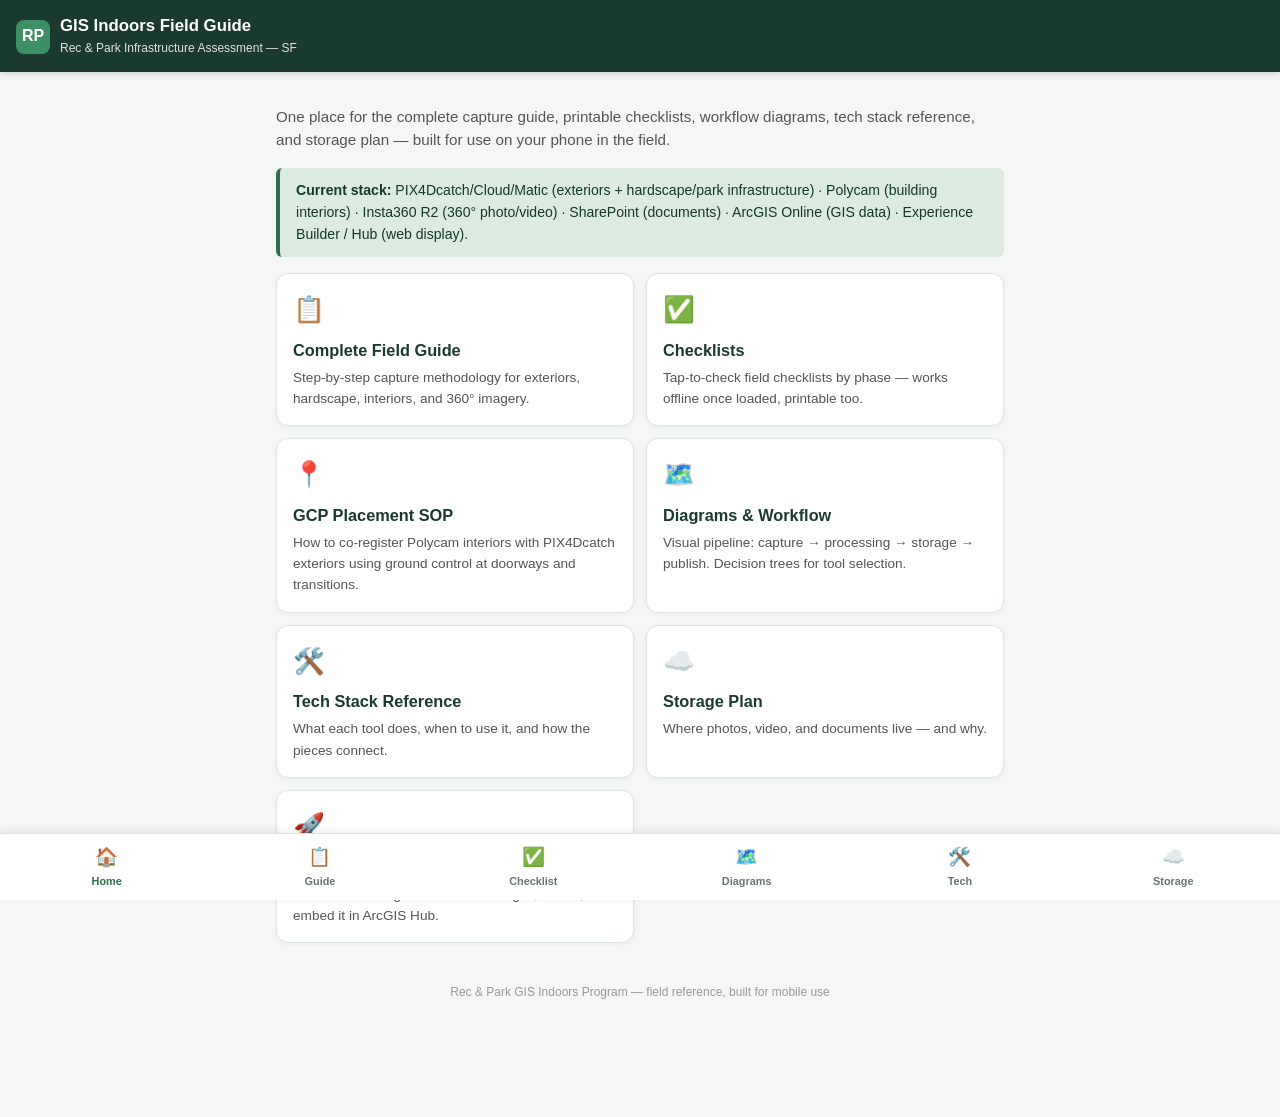
<file: field/index.html>
<!DOCTYPE html>
<html lang="en">
<head>
<meta charset="UTF-8">
<meta name="viewport" content="width=device-width, initial-scale=1.0">
<title>Rec & Park GIS Field Guide</title>
<link rel="stylesheet" href="styles.css">
</head>
<body>
<header class="top">
  <div class="brand">
    <div class="brand-mark">RP</div>
    <div>
      <h1>GIS Indoors Field Guide</h1>
      <p class="sub">Rec & Park Infrastructure Assessment — SF</p>
    </div>
  </div>
</header>
<div class="wrap">
<p class="lede">One place for the complete capture guide, printable checklists, workflow diagrams, tech stack reference, and storage plan — built for use on your phone in the field.</p>
<div class="note good">
<strong>Current stack:</strong> PIX4Dcatch/Cloud/Matic (exteriors + hardscape/park infrastructure) &middot; Polycam (building interiors) &middot; Insta360 R2 (360° photo/video) &middot; SharePoint (documents) &middot; ArcGIS Online (GIS data) &middot; Experience Builder / Hub (web display).
</div>
<div class="card-grid">
  <a class="card" href="guide.html">
    <div class="ic">📋</div>
    <h3>Complete Field Guide</h3>
    <p>Step-by-step capture methodology for exteriors, hardscape, interiors, and 360° imagery.</p>
  </a>
  <a class="card" href="checklists.html">
    <div class="ic">✅</div>
    <h3>Checklists</h3>
    <p>Tap-to-check field checklists by phase — works offline once loaded, printable too.</p>
  </a>
  <a class="card" href="gcp-sop.html">
    <div class="ic">📍</div>
    <h3>GCP Placement SOP</h3>
    <p>How to co-register Polycam interiors with PIX4Dcatch exteriors using ground control at doorways and transitions.</p>
  </a>
  <a class="card" href="diagrams.html">
    <div class="ic">🗺️</div>
    <h3>Diagrams & Workflow</h3>
    <p>Visual pipeline: capture → processing → storage → publish. Decision trees for tool selection.</p>
  </a>
  <a class="card" href="tech-stack.html">
    <div class="ic">🛠️</div>
    <h3>Tech Stack Reference</h3>
    <p>What each tool does, when to use it, and how the pieces connect.</p>
  </a>
  <a class="card" href="storage.html">
    <div class="ic">☁️</div>
    <h3>Storage Plan</h3>
    <p>Where photos, video, and documents live — and why.</p>
  </a>
  <a class="card" href="deploy.html">
    <div class="ic">🚀</div>
    <h3>Deploy This Site</h3>
    <p>How to host this guide on GitHub Pages, Vercel, or embed it in ArcGIS Hub.</p>
  </a>
</div>
<footer class="page-footer">Rec & Park GIS Indoors Program — field reference, built for mobile use</footer>
</div>
<nav class="bottom">
  <a href="index.html" class="active"><span class="ic">🏠</span>Home</a>
  <a href="guide.html"><span class="ic">📋</span>Guide</a>
  <a href="checklists.html"><span class="ic">✅</span>Checklist</a>
  <a href="diagrams.html"><span class="ic">🗺️</span>Diagrams</a>
  <a href="tech-stack.html"><span class="ic">🛠️</span>Tech</a>
  <a href="storage.html"><span class="ic">☁️</span>Storage</a>
</nav>
</body>
</html>
</file>
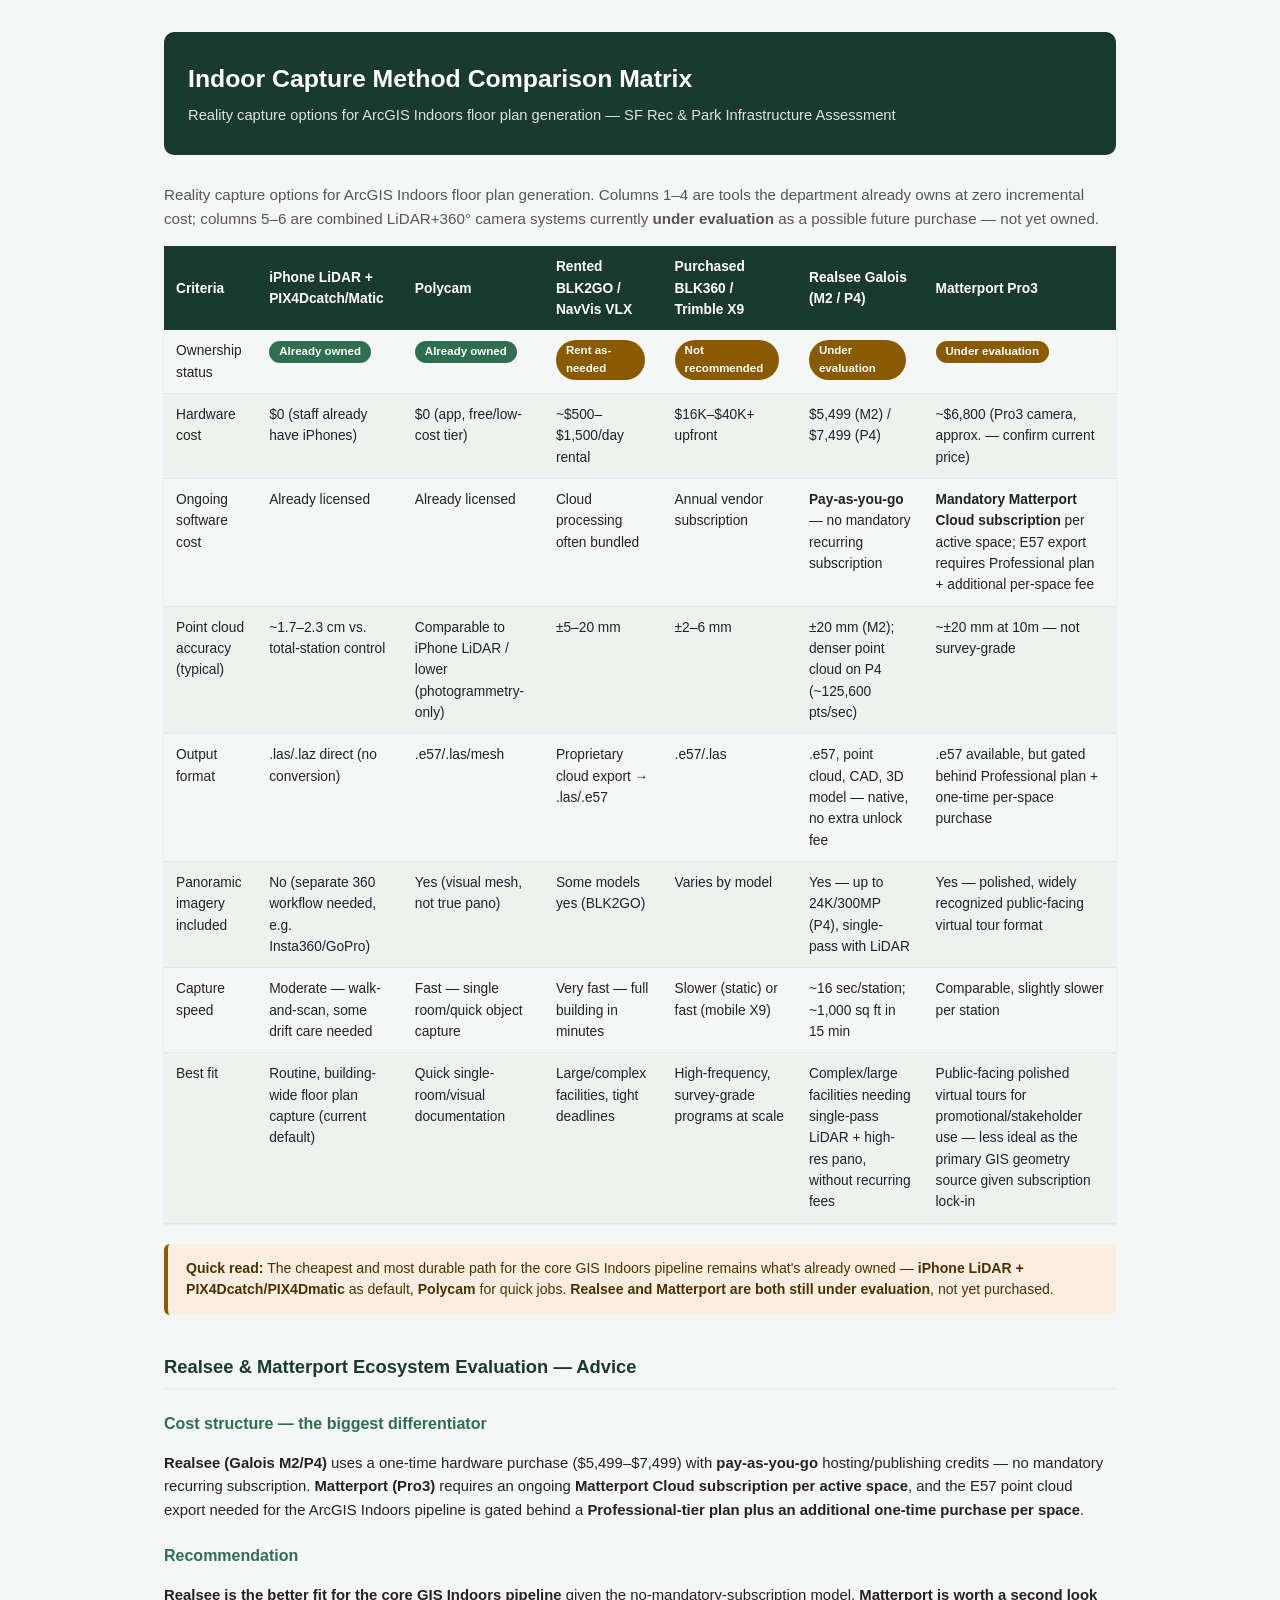
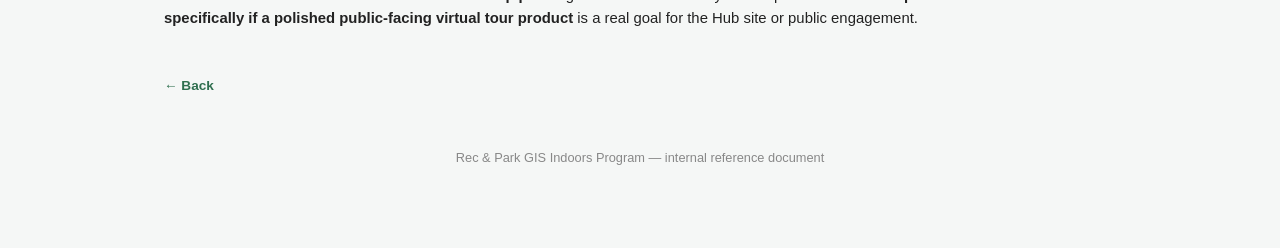
<file: capture-method-comparison.html>
<!DOCTYPE html>
<html lang="en">
<head>
<meta charset="UTF-8">
<meta name="viewport" content="width=device-width, initial-scale=1.0">
<title>Indoor Capture Method Comparison Matrix</title>
<style>
:root {
  --green: #1b3a2f; --green2: #2f6f4f; --light: #eef2ef; --grey: #555555;
  --amber-bg: #fbeee0; --amber: #8a5a00;
}
* { box-sizing: border-box; }
body {
  font-family: "Segoe UI", Arial, Helvetica, sans-serif;
  margin: 0; background: #f5f7f6; color: #222; line-height: 1.55;
}
.wrap { max-width: 1000px; margin: 0 auto; padding: 32px 24px 80px; }
header.page-header {
  background: var(--green); color: white; padding: 28px 24px;
  border-radius: 10px; margin-bottom: 28px;
}
header.page-header h1 { margin: 0 0 6px; font-size: 1.55rem; }
header.page-header p { margin: 0; opacity: 0.85; font-size: 0.92rem; }
nav.crumbs { font-size: 0.85rem; margin-bottom: 18px; }
nav.crumbs a { color: var(--green2); text-decoration: none; font-weight: 600; }
nav.crumbs a:hover { text-decoration: underline; }
h2 { color: var(--green); font-size: 1.15rem; border-bottom: 2px solid var(--light); padding-bottom: 6px; margin-top: 38px; }
h3 { color: var(--green2); font-size: 1.0rem; margin-top: 22px; }
.lede { color: var(--grey); font-size: 0.95rem; }
p { font-size: 0.93rem; }
table { width: 100%; border-collapse: collapse; margin: 16px 0 8px; font-size: 0.86rem; box-shadow: 0 1px 3px rgba(0,0,0,0.06); }
thead th { background: var(--green); color: white; text-align: left; padding: 10px 12px; font-weight: 600; }
tbody td { padding: 10px 12px; border-bottom: 1px solid #e2e6e4; vertical-align: top; }
tbody tr:nth-child(even) { background: var(--light); }
tbody tr.highlight { background: var(--amber-bg); }
tbody tr.good { background: #dcebe2; }
.badge { display: inline-block; background: var(--green2); color: white; border-radius: 999px; padding: 2px 10px; font-size: 0.72rem; font-weight: 600; margin-right: 6px; }
.badge-amber { background: var(--amber); }
.note { background: var(--amber-bg); border-left: 4px solid var(--amber); padding: 14px 18px; border-radius: 6px; font-size: 0.88rem; color: #4a3200; margin-top: 20px; }
.back-link { display:inline-block; margin-top: 30px; font-size: 0.85rem; color: var(--green2); text-decoration:none; font-weight:600; cursor:pointer; }
.back-link:hover { text-decoration: underline; }
footer { margin-top: 50px; font-size: 0.8rem; color: #888; text-align: center; }
@media (max-width: 700px) {
  table, thead, tbody, th, td, tr { display: block; }
  thead tr { position: absolute; top: -9999px; left: -9999px; }
  tbody tr { margin-bottom: 12px; border: 1px solid #e2e6e4; border-radius: 8px; overflow: hidden; }
  tbody td { border-bottom: 1px solid #eee; }
  tbody td:before { content: attr(data-label); font-weight: 700; color: var(--green); display: block; font-size: 0.72rem; text-transform: uppercase; margin-bottom: 2px; }
}
</style>
</head>
<body>
<div class="wrap">
  <header class="page-header">
    <h1>Indoor Capture Method Comparison Matrix</h1>
    <p>Reality capture options for ArcGIS Indoors floor plan generation &mdash; SF Rec &amp; Park Infrastructure Assessment</p>
  </header>
<p class="lede">Reality capture options for ArcGIS Indoors floor plan generation. Columns 1&ndash;4 are tools the department already owns at zero incremental cost;
columns 5&ndash;6 are combined LiDAR+360&deg; camera systems currently <strong>under evaluation</strong> as a possible future purchase &mdash; not yet owned.</p>
<table>
<thead><tr><th>Criteria</th><th>iPhone LiDAR +<br>PIX4Dcatch/Matic</th><th>Polycam</th><th>Rented BLK2GO /<br>NavVis VLX</th><th>Purchased BLK360 /<br>Trimble X9</th><th>Realsee Galois<br>(M2 / P4)</th><th>Matterport Pro3</th></tr></thead>
<tbody>
<tr><td data-label="Criteria">Ownership status</td><td data-label="iPhone"><span class="badge">Already owned</span></td><td data-label="Polycam"><span class="badge">Already owned</span></td><td data-label="Rented"><span class="badge badge-amber">Rent as-needed</span></td><td data-label="Purchased"><span class="badge badge-amber">Not recommended</span></td><td data-label="Realsee"><span class="badge" style="background:#8a5a00;">Under evaluation</span></td><td data-label="Matterport"><span class="badge" style="background:#8a5a00;">Under evaluation</span></td></tr>
<tr><td data-label="Criteria">Hardware cost</td><td data-label="iPhone">$0 (staff already have iPhones)</td><td data-label="Polycam">$0 (app, free/low-cost tier)</td><td data-label="Rented">~$500&ndash;$1,500/day rental</td><td data-label="Purchased">$16K&ndash;$40K+ upfront</td><td data-label="Realsee">$5,499 (M2) / $7,499 (P4)</td><td data-label="Matterport">~$6,800 (Pro3 camera, approx. &mdash; confirm current price)</td></tr>
<tr><td data-label="Criteria">Ongoing software cost</td><td data-label="iPhone">Already licensed</td><td data-label="Polycam">Already licensed</td><td data-label="Rented">Cloud processing often bundled</td><td data-label="Purchased">Annual vendor subscription</td><td data-label="Realsee"><strong>Pay-as-you-go</strong> &mdash; no mandatory recurring subscription</td><td data-label="Matterport"><strong>Mandatory Matterport Cloud subscription</strong> per active space; E57 export requires Professional plan + additional per-space fee</td></tr>
<tr><td data-label="Criteria">Point cloud accuracy (typical)</td><td data-label="iPhone">~1.7&ndash;2.3 cm vs. total-station control</td><td data-label="Polycam">Comparable to iPhone LiDAR / lower (photogrammetry-only)</td><td data-label="Rented">&plusmn;5&ndash;20 mm</td><td data-label="Purchased">&plusmn;2&ndash;6 mm</td><td data-label="Realsee">&plusmn;20 mm (M2); denser point cloud on P4 (~125,600 pts/sec)</td><td data-label="Matterport">~&plusmn;20 mm at 10m &mdash; not survey-grade</td></tr>
<tr><td data-label="Criteria">Output format</td><td data-label="iPhone">.las/.laz direct (no conversion)</td><td data-label="Polycam">.e57/.las/mesh</td><td data-label="Rented">Proprietary cloud export &rarr; .las/.e57</td><td data-label="Purchased">.e57/.las</td><td data-label="Realsee">.e57, point cloud, CAD, 3D model &mdash; native, no extra unlock fee</td><td data-label="Matterport">.e57 available, but gated behind Professional plan + one-time per-space purchase</td></tr>
<tr><td data-label="Criteria">Panoramic imagery included</td><td data-label="iPhone">No (separate 360 workflow needed, e.g. Insta360/GoPro)</td><td data-label="Polycam">Yes (visual mesh, not true pano)</td><td data-label="Rented">Some models yes (BLK2GO)</td><td data-label="Purchased">Varies by model</td><td data-label="Realsee">Yes &mdash; up to 24K/300MP (P4), single-pass with LiDAR</td><td data-label="Matterport">Yes &mdash; polished, widely recognized public-facing virtual tour format</td></tr>
<tr><td data-label="Criteria">Capture speed</td><td data-label="iPhone">Moderate &mdash; walk-and-scan, some drift care needed</td><td data-label="Polycam">Fast &mdash; single room/quick object capture</td><td data-label="Rented">Very fast &mdash; full building in minutes</td><td data-label="Purchased">Slower (static) or fast (mobile X9)</td><td data-label="Realsee">~16 sec/station; ~1,000 sq ft in 15 min</td><td data-label="Matterport">Comparable, slightly slower per station</td></tr>
<tr><td data-label="Criteria">Best fit</td><td data-label="iPhone">Routine, building-wide floor plan capture (current default)</td><td data-label="Polycam">Quick single-room/visual documentation</td><td data-label="Rented">Large/complex facilities, tight deadlines</td><td data-label="Purchased">High-frequency, survey-grade programs at scale</td><td data-label="Realsee">Complex/large facilities needing single-pass LiDAR + high-res pano, without recurring fees</td><td data-label="Matterport">Public-facing polished virtual tours for promotional/stakeholder use &mdash; less ideal as the primary GIS geometry source given subscription lock-in</td></tr>
</tbody>
</table>
<div class="note">
<strong>Quick read:</strong> The cheapest and most durable path for the core GIS Indoors pipeline remains what's already owned &mdash; <strong>iPhone LiDAR + PIX4Dcatch/PIX4Dmatic</strong> as
default, <strong>Polycam</strong> for quick jobs. <strong>Realsee and Matterport are both still under evaluation</strong>, not yet purchased.
</div>
<h2 id="ecosystem-note">Realsee &amp; Matterport Ecosystem Evaluation &mdash; Advice</h2>
<h3>Cost structure &mdash; the biggest differentiator</h3>
<p><strong>Realsee (Galois M2/P4)</strong> uses a one-time hardware purchase ($5,499&ndash;$7,499) with <strong>pay-as-you-go</strong> hosting/publishing credits &mdash;
no mandatory recurring subscription. <strong>Matterport (Pro3)</strong> requires an ongoing <strong>Matterport Cloud subscription per active space</strong>, and the E57
point cloud export needed for the ArcGIS Indoors pipeline is gated behind a <strong>Professional-tier plan plus an additional one-time purchase per space</strong>.</p>
<h3>Recommendation</h3>
<p><strong>Realsee is the better fit for the core GIS Indoors pipeline</strong> given the no-mandatory-subscription model. <strong>Matterport is worth a second
look specifically if a polished public-facing virtual tour product</strong> is a real goal for the Hub site or public engagement.</p>
  <a class="back-link" onclick="history.back()">&larr; Back</a>
  <footer>Rec &amp; Park GIS Indoors Program &mdash; internal reference document</footer>
</div>
</body>
</html>
</file>
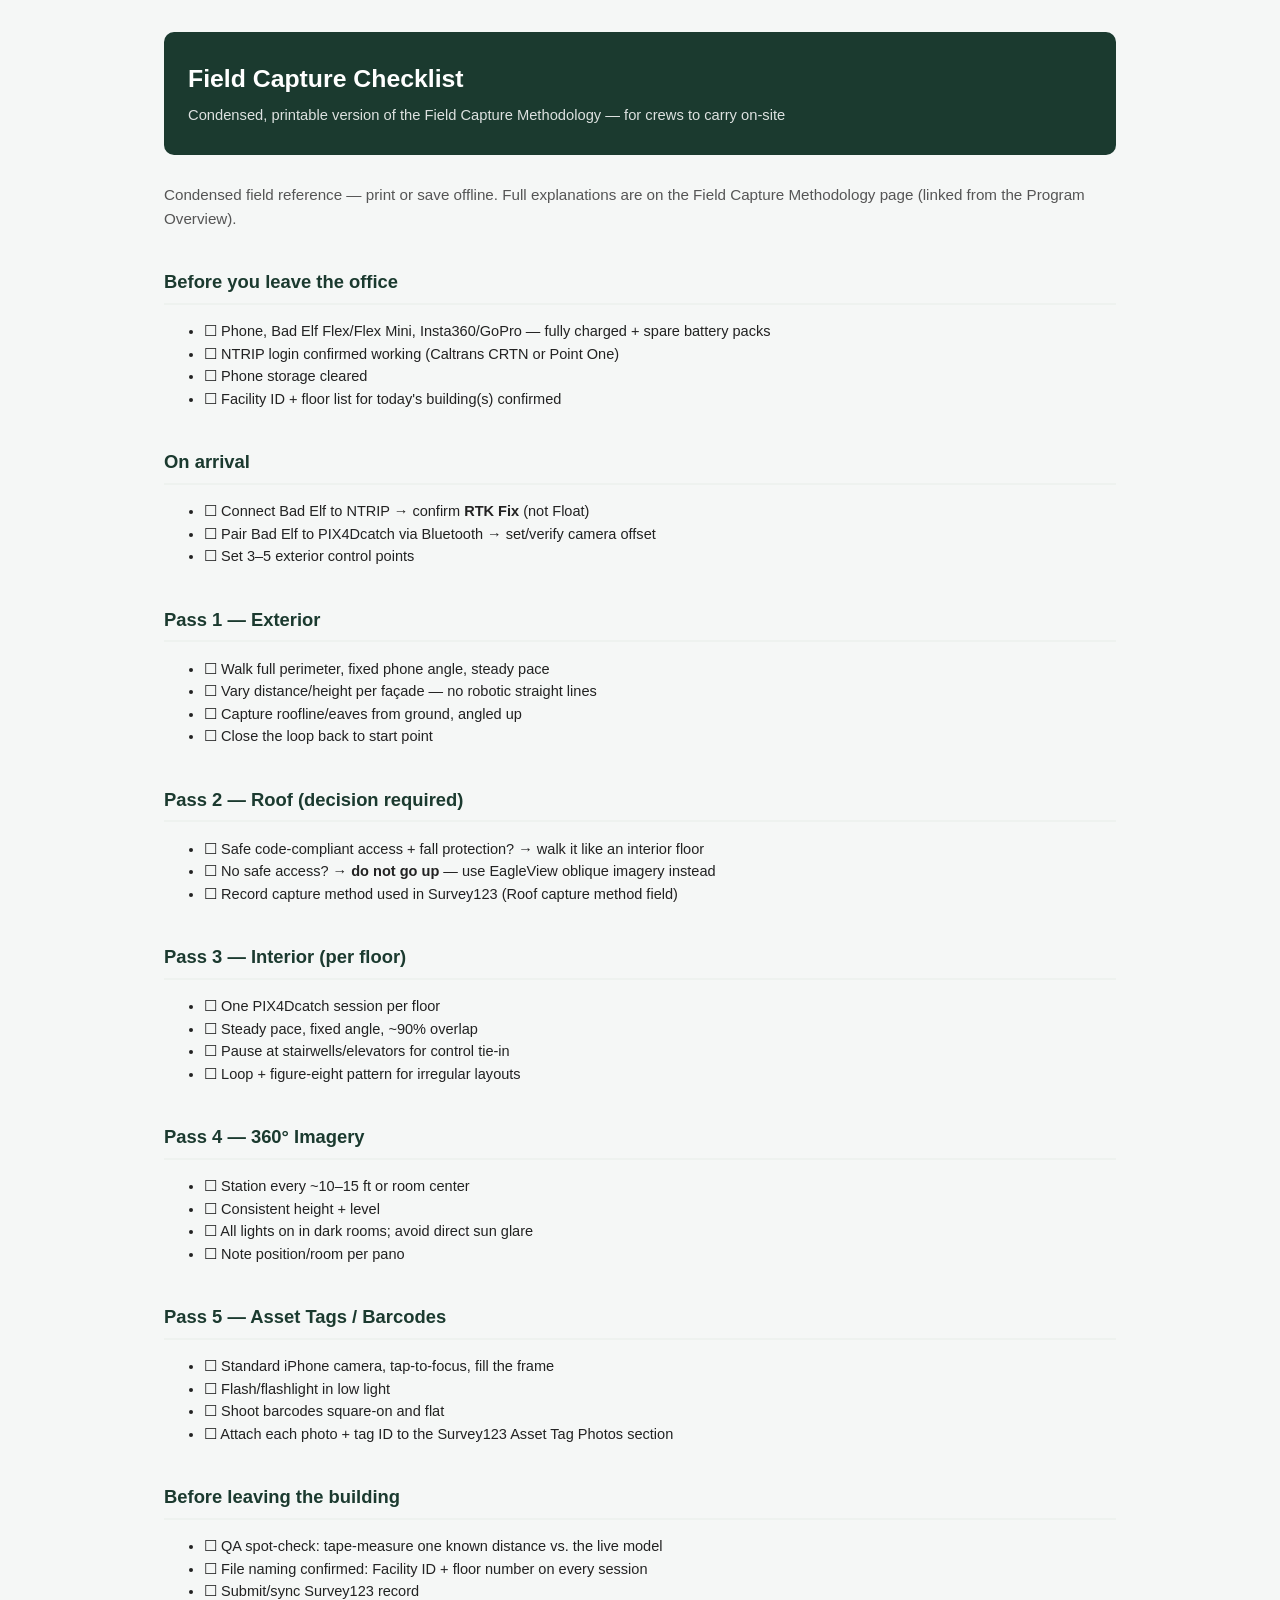
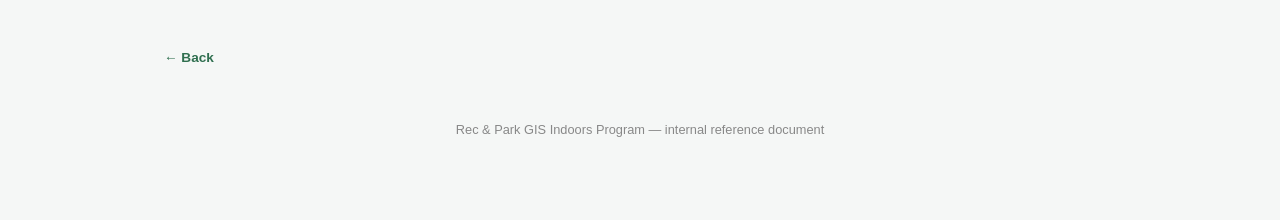
<file: field-capture-checklist.html>
<!DOCTYPE html>
<html lang="en">
<head>
<meta charset="UTF-8">
<meta name="viewport" content="width=device-width, initial-scale=1.0">
<title>Field Capture Checklist</title>
<style>
:root {
  --green: #1b3a2f; --green2: #2f6f4f; --light: #eef2ef; --grey: #555555;
  --amber-bg: #fbeee0; --amber: #8a5a00;
}
* { box-sizing: border-box; }
body {
  font-family: "Segoe UI", Arial, Helvetica, sans-serif;
  margin: 0; background: #f5f7f6; color: #222; line-height: 1.55;
}
.wrap { max-width: 1000px; margin: 0 auto; padding: 32px 24px 80px; }
header.page-header {
  background: var(--green); color: white; padding: 28px 24px;
  border-radius: 10px; margin-bottom: 28px;
}
header.page-header h1 { margin: 0 0 6px; font-size: 1.55rem; }
header.page-header p { margin: 0; opacity: 0.85; font-size: 0.92rem; }
nav.crumbs { font-size: 0.85rem; margin-bottom: 18px; }
nav.crumbs a { color: var(--green2); text-decoration: none; font-weight: 600; }
nav.crumbs a:hover { text-decoration: underline; }
h2 { color: var(--green); font-size: 1.15rem; border-bottom: 2px solid var(--light); padding-bottom: 6px; margin-top: 38px; }
h3 { color: var(--green2); font-size: 1.0rem; margin-top: 22px; }
.lede { color: var(--grey); font-size: 0.95rem; }
p { font-size: 0.93rem; }
table { width: 100%; border-collapse: collapse; margin: 16px 0 8px; font-size: 0.86rem; box-shadow: 0 1px 3px rgba(0,0,0,0.06); }
thead th { background: var(--green); color: white; text-align: left; padding: 10px 12px; font-weight: 600; }
tbody td { padding: 10px 12px; border-bottom: 1px solid #e2e6e4; vertical-align: top; }
tbody tr:nth-child(even) { background: var(--light); }
tbody tr.highlight { background: var(--amber-bg); }
tbody tr.good { background: #dcebe2; }
.badge { display: inline-block; background: var(--green2); color: white; border-radius: 999px; padding: 2px 10px; font-size: 0.72rem; font-weight: 600; margin-right: 6px; }
.badge-amber { background: var(--amber); }
.mockup-frame { background: white; border: 1px solid #dfe5e2; border-radius: 10px; padding: 16px; margin: 16px 0; text-align: center; box-shadow: 0 1px 4px rgba(0,0,0,0.06); }
.mockup-frame img { max-width: 100%; border-radius: 6px; }
.note { background: var(--amber-bg); border-left: 4px solid var(--amber); padding: 14px 18px; border-radius: 6px; font-size: 0.88rem; color: #4a3200; margin-top: 20px; }
.callout { background: white; border: 1px solid #dfe5e2; border-radius: 8px; padding: 16px 22px; font-size: 0.9rem; margin: 14px 0; }
.callout.green { border-left: 4px solid var(--green2); }
ul, ol { font-size: 0.91rem; }
.card-grid { display: grid; grid-template-columns: repeat(auto-fit, minmax(260px, 1fr)); gap: 16px; margin-top: 20px; }
.card {
  background: white; border: 1px solid #dfe5e2; border-radius: 10px; padding: 20px;
  box-shadow: 0 1px 4px rgba(0,0,0,0.05); transition: transform 0.15s;
}
.card h3 { margin-top: 0; }
.card a.card-link {
  display: inline-block; margin-top: 10px; color: white; background: var(--green2);
  text-decoration: none; padding: 7px 14px; border-radius: 6px; font-size: 0.83rem; font-weight: 600;
}
.card a.card-link:hover { background: var(--green); }
.phase-pill { display:inline-block; font-size:0.7rem; font-weight:700; padding:2px 9px; border-radius:999px; color:white; margin-bottom:8px; }
footer { margin-top: 50px; font-size: 0.8rem; color: #888; text-align: center; }
a.download-btn { display: inline-block; background: var(--green2); color: white; text-decoration: none; padding: 8px 16px; border-radius: 6px; font-size: 0.85rem; margin-top: 8px; margin-right: 8px; }
a.download-btn:hover { background: var(--green); }
.back-link { display:inline-block; margin-top: 30px; font-size: 0.85rem; color: var(--green2); text-decoration:none; font-weight:600; cursor:pointer; }
.back-link:hover { text-decoration: underline; }
@media (max-width: 700px) {
  table, thead, tbody, th, td, tr { display: block; }
  thead tr { position: absolute; top: -9999px; left: -9999px; }
  tbody tr { margin-bottom: 12px; border: 1px solid #e2e6e4; border-radius: 8px; overflow: hidden; }
  tbody td { border-bottom: 1px solid #eee; }
  tbody td:before { content: attr(data-label); font-weight: 700; color: var(--green); display: block; font-size: 0.72rem; text-transform: uppercase; margin-bottom: 2px; }
}
</style>
</head>
<body>
<div class="wrap">
  
  <header class="page-header">
    <h1>Field Capture Checklist</h1>
    <p>Condensed, printable version of the Field Capture Methodology &mdash; for crews to carry on-site</p>
  </header>
  
<p class="lede">Condensed field reference &mdash; print or save offline. Full explanations are on the Field Capture Methodology page (linked from the Program Overview).</p>

<h2>Before you leave the office</h2>
<ul>
<li>&#9744; Phone, Bad Elf Flex/Flex Mini, Insta360/GoPro &mdash; fully charged + spare battery packs</li>
<li>&#9744; NTRIP login confirmed working (Caltrans CRTN or Point One)</li>
<li>&#9744; Phone storage cleared</li>
<li>&#9744; Facility ID + floor list for today's building(s) confirmed</li>
</ul>

<h2>On arrival</h2>
<ul>
<li>&#9744; Connect Bad Elf to NTRIP &rarr; confirm <strong>RTK Fix</strong> (not Float)</li>
<li>&#9744; Pair Bad Elf to PIX4Dcatch via Bluetooth &rarr; set/verify camera offset</li>
<li>&#9744; Set 3&ndash;5 exterior control points</li>
</ul>

<h2>Pass 1 &mdash; Exterior</h2>
<ul>
<li>&#9744; Walk full perimeter, fixed phone angle, steady pace</li>
<li>&#9744; Vary distance/height per fa&ccedil;ade &mdash; no robotic straight lines</li>
<li>&#9744; Capture roofline/eaves from ground, angled up</li>
<li>&#9744; Close the loop back to start point</li>
</ul>

<h2>Pass 2 &mdash; Roof (decision required)</h2>
<ul>
<li>&#9744; Safe code-compliant access + fall protection? &rarr; walk it like an interior floor</li>
<li>&#9744; No safe access? &rarr; <strong>do not go up</strong> &mdash; use EagleView oblique imagery instead</li>
<li>&#9744; Record capture method used in Survey123 (Roof capture method field)</li>
</ul>

<h2>Pass 3 &mdash; Interior (per floor)</h2>
<ul>
<li>&#9744; One PIX4Dcatch session per floor</li>
<li>&#9744; Steady pace, fixed angle, ~90% overlap</li>
<li>&#9744; Pause at stairwells/elevators for control tie-in</li>
<li>&#9744; Loop + figure-eight pattern for irregular layouts</li>
</ul>

<h2>Pass 4 &mdash; 360&deg; Imagery</h2>
<ul>
<li>&#9744; Station every ~10&ndash;15 ft or room center</li>
<li>&#9744; Consistent height + level</li>
<li>&#9744; All lights on in dark rooms; avoid direct sun glare</li>
<li>&#9744; Note position/room per pano</li>
</ul>

<h2>Pass 5 &mdash; Asset Tags / Barcodes</h2>
<ul>
<li>&#9744; Standard iPhone camera, tap-to-focus, fill the frame</li>
<li>&#9744; Flash/flashlight in low light</li>
<li>&#9744; Shoot barcodes square-on and flat</li>
<li>&#9744; Attach each photo + tag ID to the Survey123 Asset Tag Photos section</li>
</ul>

<h2>Before leaving the building</h2>
<ul>
<li>&#9744; QA spot-check: tape-measure one known distance vs. the live model</li>
<li>&#9744; File naming confirmed: Facility ID + floor number on every session</li>
<li>&#9744; Submit/sync Survey123 record</li>
</ul>

  <a class="back-link" onclick="history.back()">&larr; Back</a>
  <footer>Rec &amp; Park GIS Indoors Program &mdash; internal reference document</footer>
</div>
</body>
</html>
</file>
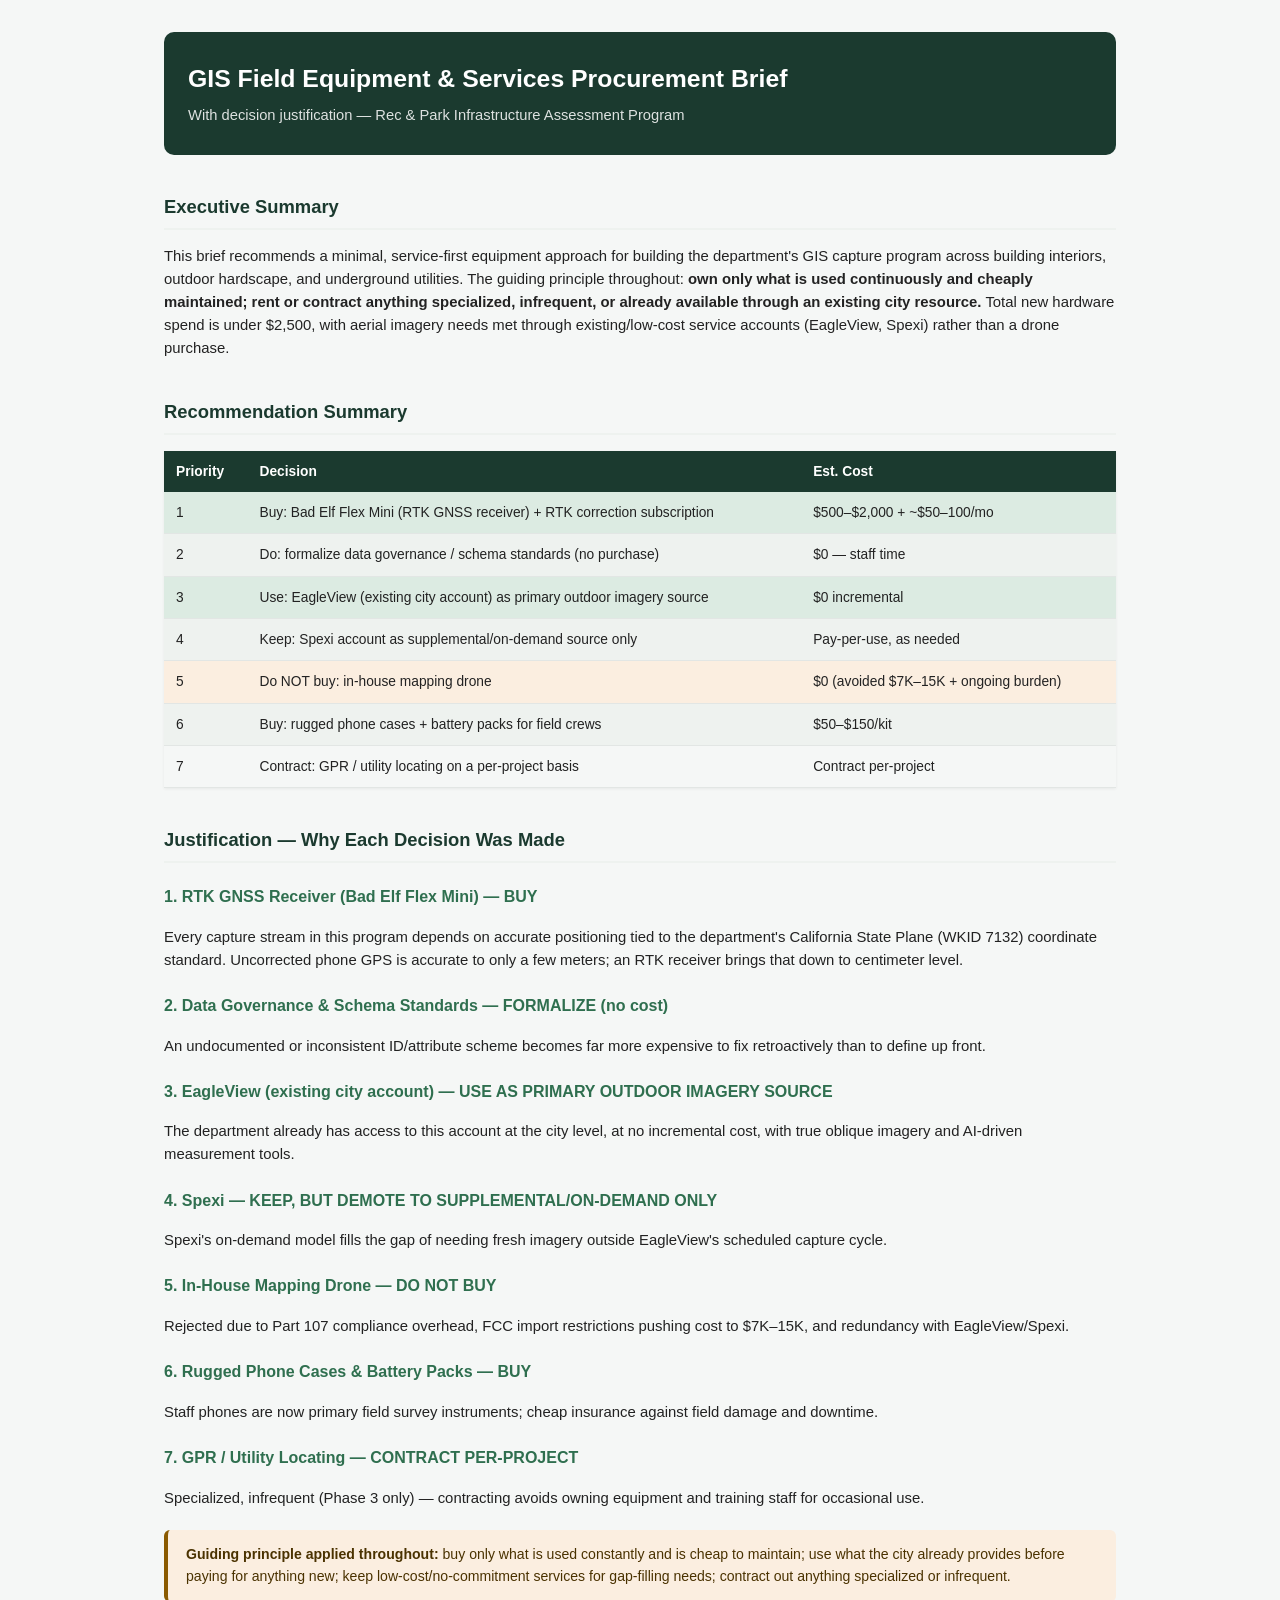
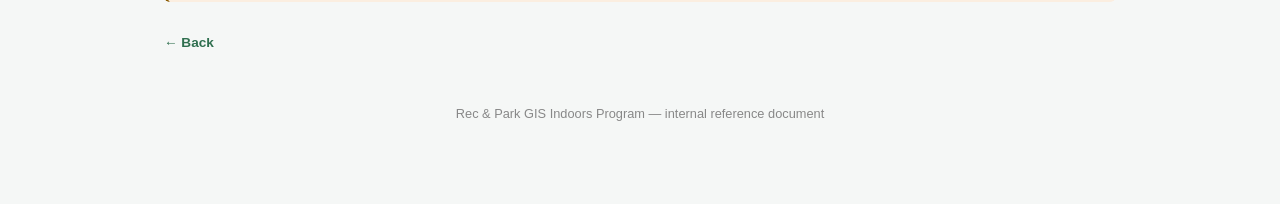
<file: procurement-brief.html>
<!DOCTYPE html>
<html lang="en">
<head>
<meta charset="UTF-8">
<meta name="viewport" content="width=device-width, initial-scale=1.0">
<title>GIS Field Equipment &amp; Services Procurement Brief</title>
<style>
:root { --green: #1b3a2f; --green2: #2f6f4f; --light: #eef2ef; --grey: #555555; --amber-bg: #fbeee0; --amber: #8a5a00; }
* { box-sizing: border-box; }
body { font-family: "Segoe UI", Arial, Helvetica, sans-serif; margin: 0; background: #f5f7f6; color: #222; line-height: 1.55; }
.wrap { max-width: 1000px; margin: 0 auto; padding: 32px 24px 80px; }
header.page-header { background: var(--green); color: white; padding: 28px 24px; border-radius: 10px; margin-bottom: 28px; }
header.page-header h1 { margin: 0 0 6px; font-size: 1.55rem; }
header.page-header p { margin: 0; opacity: 0.85; font-size: 0.92rem; }
h2 { color: var(--green); font-size: 1.15rem; border-bottom: 2px solid var(--light); padding-bottom: 6px; margin-top: 38px; }
h3 { color: var(--green2); font-size: 1.0rem; margin-top: 22px; }
p { font-size: 0.93rem; }
table { width: 100%; border-collapse: collapse; margin: 16px 0 8px; font-size: 0.86rem; box-shadow: 0 1px 3px rgba(0,0,0,0.06); }
thead th { background: var(--green); color: white; text-align: left; padding: 10px 12px; font-weight: 600; }
tbody td { padding: 10px 12px; border-bottom: 1px solid #e2e6e4; vertical-align: top; }
tbody tr:nth-child(even) { background: var(--light); }
tbody tr.highlight { background: var(--amber-bg); }
tbody tr.good { background: #dcebe2; }
.note { background: var(--amber-bg); border-left: 4px solid var(--amber); padding: 14px 18px; border-radius: 6px; font-size: 0.88rem; color: #4a3200; margin-top: 20px; }
.back-link { display:inline-block; margin-top: 30px; font-size: 0.85rem; color: var(--green2); text-decoration:none; font-weight:600; cursor:pointer; }
.back-link:hover { text-decoration: underline; }
footer { margin-top: 50px; font-size: 0.8rem; color: #888; text-align: center; }
@media (max-width: 700px) {
  table, thead, tbody, th, td, tr { display: block; }
  thead tr { position: absolute; top: -9999px; left: -9999px; }
  tbody tr { margin-bottom: 12px; border: 1px solid #e2e6e4; border-radius: 8px; overflow: hidden; }
  tbody td { border-bottom: 1px solid #eee; }
  tbody td:before { content: attr(data-label); font-weight: 700; color: var(--green); display: block; font-size: 0.72rem; text-transform: uppercase; margin-bottom: 2px; }
}
</style>
</head>
<body>
<div class="wrap">
  <header class="page-header">
    <h1>GIS Field Equipment &amp; Services Procurement Brief</h1>
    <p>With decision justification &mdash; Rec &amp; Park Infrastructure Assessment Program</p>
  </header>
<h2>Executive Summary</h2>
<p>This brief recommends a minimal, service-first equipment approach for building the department's GIS capture program across building interiors,
outdoor hardscape, and underground utilities. The guiding principle throughout: <strong>own only what is used continuously and cheaply maintained;
rent or contract anything specialized, infrequent, or already available through an existing city resource.</strong> Total new hardware spend is under
$2,500, with aerial imagery needs met through existing/low-cost service accounts (EagleView, Spexi) rather than a drone purchase.</p>
<h2>Recommendation Summary</h2>
<table>
<thead><tr><th>Priority</th><th>Decision</th><th>Est. Cost</th></tr></thead>
<tbody>
<tr class="good"><td data-label="Priority">1</td><td data-label="Decision">Buy: Bad Elf Flex Mini (RTK GNSS receiver) + RTK correction subscription</td><td data-label="Cost">$500&ndash;$2,000 + ~$50&ndash;100/mo</td></tr>
<tr><td data-label="Priority">2</td><td data-label="Decision">Do: formalize data governance / schema standards (no purchase)</td><td data-label="Cost">$0 &mdash; staff time</td></tr>
<tr class="good"><td data-label="Priority">3</td><td data-label="Decision">Use: EagleView (existing city account) as primary outdoor imagery source</td><td data-label="Cost">$0 incremental</td></tr>
<tr><td data-label="Priority">4</td><td data-label="Decision">Keep: Spexi account as supplemental/on-demand source only</td><td data-label="Cost">Pay-per-use, as needed</td></tr>
<tr class="highlight"><td data-label="Priority">5</td><td data-label="Decision">Do NOT buy: in-house mapping drone</td><td data-label="Cost">$0 (avoided $7K&ndash;15K + ongoing burden)</td></tr>
<tr><td data-label="Priority">6</td><td data-label="Decision">Buy: rugged phone cases + battery packs for field crews</td><td data-label="Cost">$50&ndash;$150/kit</td></tr>
<tr><td data-label="Priority">7</td><td data-label="Decision">Contract: GPR / utility locating on a per-project basis</td><td data-label="Cost">Contract per-project</td></tr>
</tbody>
</table>
<h2>Justification &mdash; Why Each Decision Was Made</h2>
<h3>1. RTK GNSS Receiver (Bad Elf Flex Mini) &mdash; BUY</h3>
<p>Every capture stream in this program depends on accurate positioning tied to the department's California State Plane (WKID 7132) coordinate standard.
Uncorrected phone GPS is accurate to only a few meters; an RTK receiver brings that down to centimeter level.</p>
<h3>2. Data Governance &amp; Schema Standards &mdash; FORMALIZE (no cost)</h3>
<p>An undocumented or inconsistent ID/attribute scheme becomes far more expensive to fix retroactively than to define up front.</p>
<h3>3. EagleView (existing city account) &mdash; USE AS PRIMARY OUTDOOR IMAGERY SOURCE</h3>
<p>The department already has access to this account at the city level, at no incremental cost, with true oblique imagery and AI-driven measurement tools.</p>
<h3>4. Spexi &mdash; KEEP, BUT DEMOTE TO SUPPLEMENTAL/ON-DEMAND ONLY</h3>
<p>Spexi's on-demand model fills the gap of needing fresh imagery outside EagleView's scheduled capture cycle.</p>
<h3>5. In-House Mapping Drone &mdash; DO NOT BUY</h3>
<p>Rejected due to Part 107 compliance overhead, FCC import restrictions pushing cost to $7K&ndash;15K, and redundancy with EagleView/Spexi.</p>
<h3>6. Rugged Phone Cases &amp; Battery Packs &mdash; BUY</h3>
<p>Staff phones are now primary field survey instruments; cheap insurance against field damage and downtime.</p>
<h3>7. GPR / Utility Locating &mdash; CONTRACT PER-PROJECT</h3>
<p>Specialized, infrequent (Phase 3 only) &mdash; contracting avoids owning equipment and training staff for occasional use.</p>
<div class="note">
<strong>Guiding principle applied throughout:</strong> buy only what is used constantly and is cheap to maintain; use what the city already provides before
paying for anything new; keep low-cost/no-commitment services for gap-filling needs; contract out anything specialized or infrequent.
</div>
  <a class="back-link" onclick="history.back()">&larr; Back</a>
  <footer>Rec &amp; Park GIS Indoors Program &mdash; internal reference document</footer>
</div>
</body>
</html>
</file>
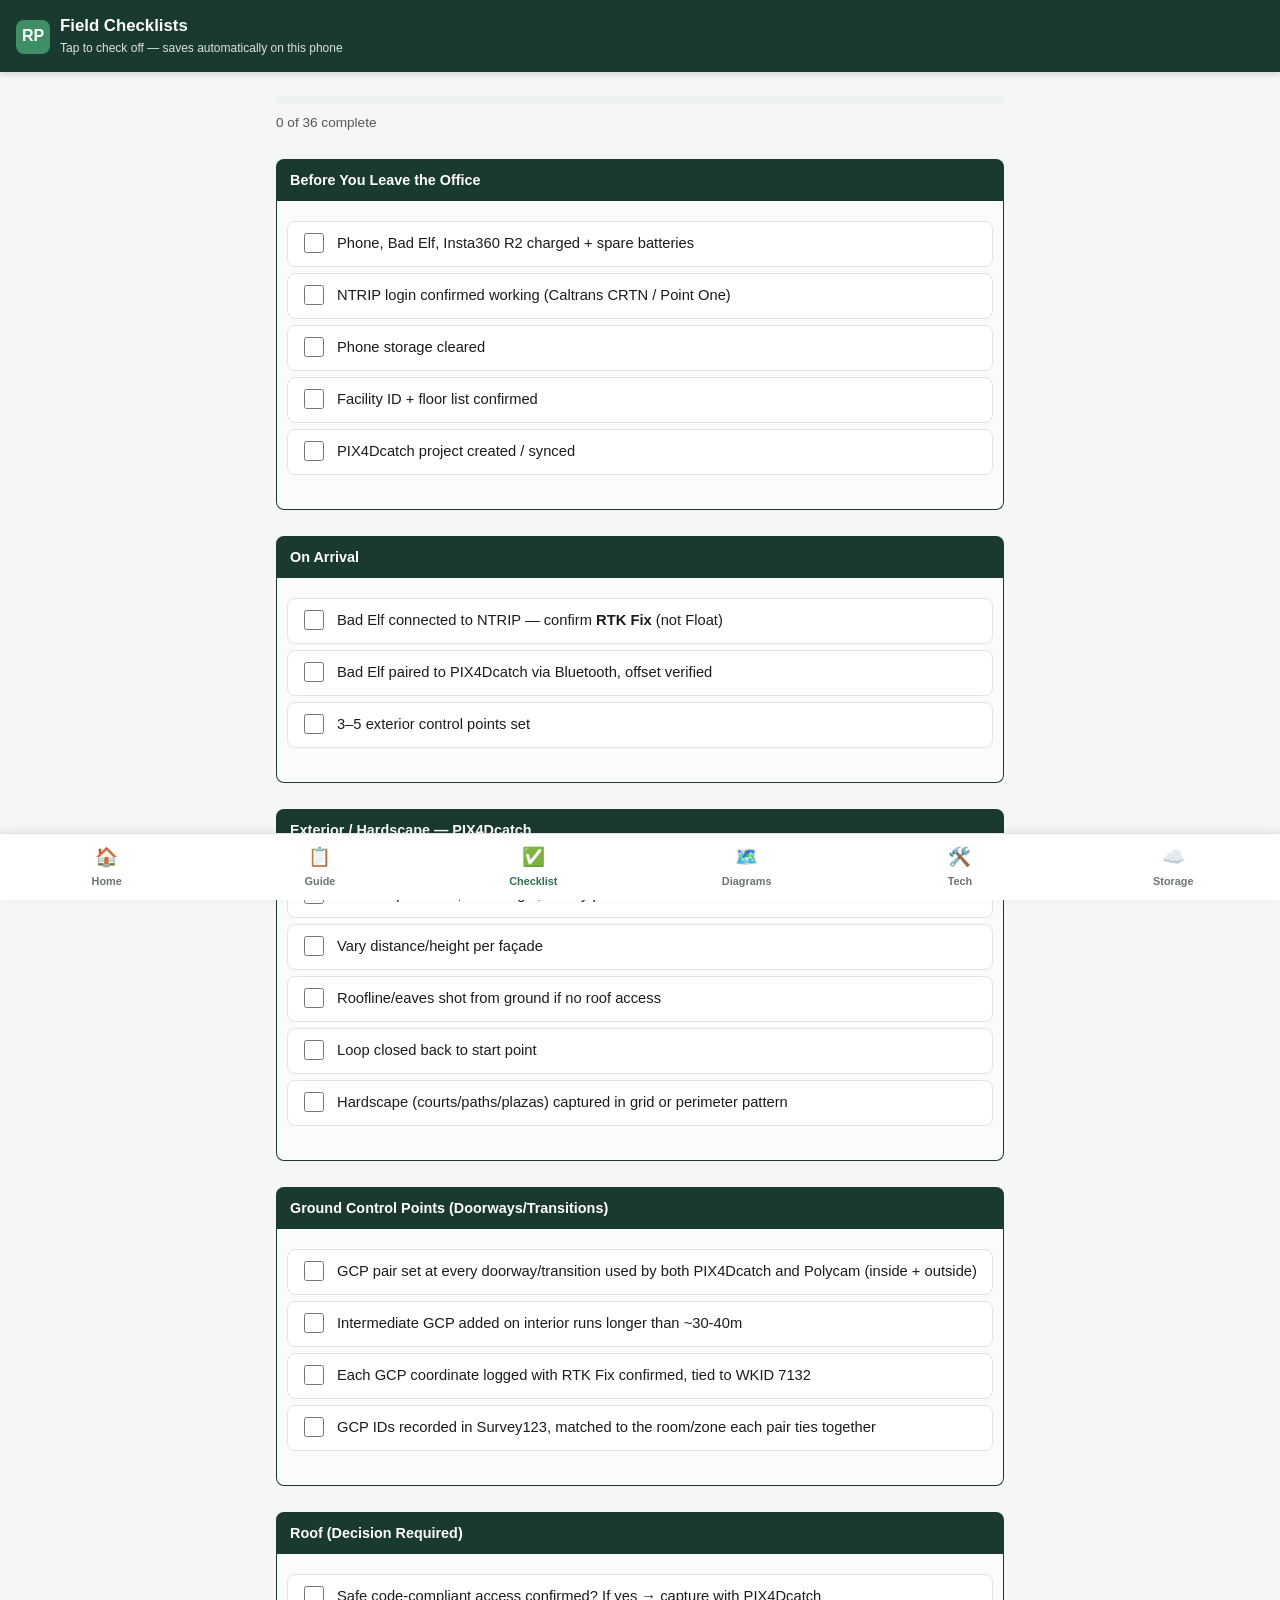
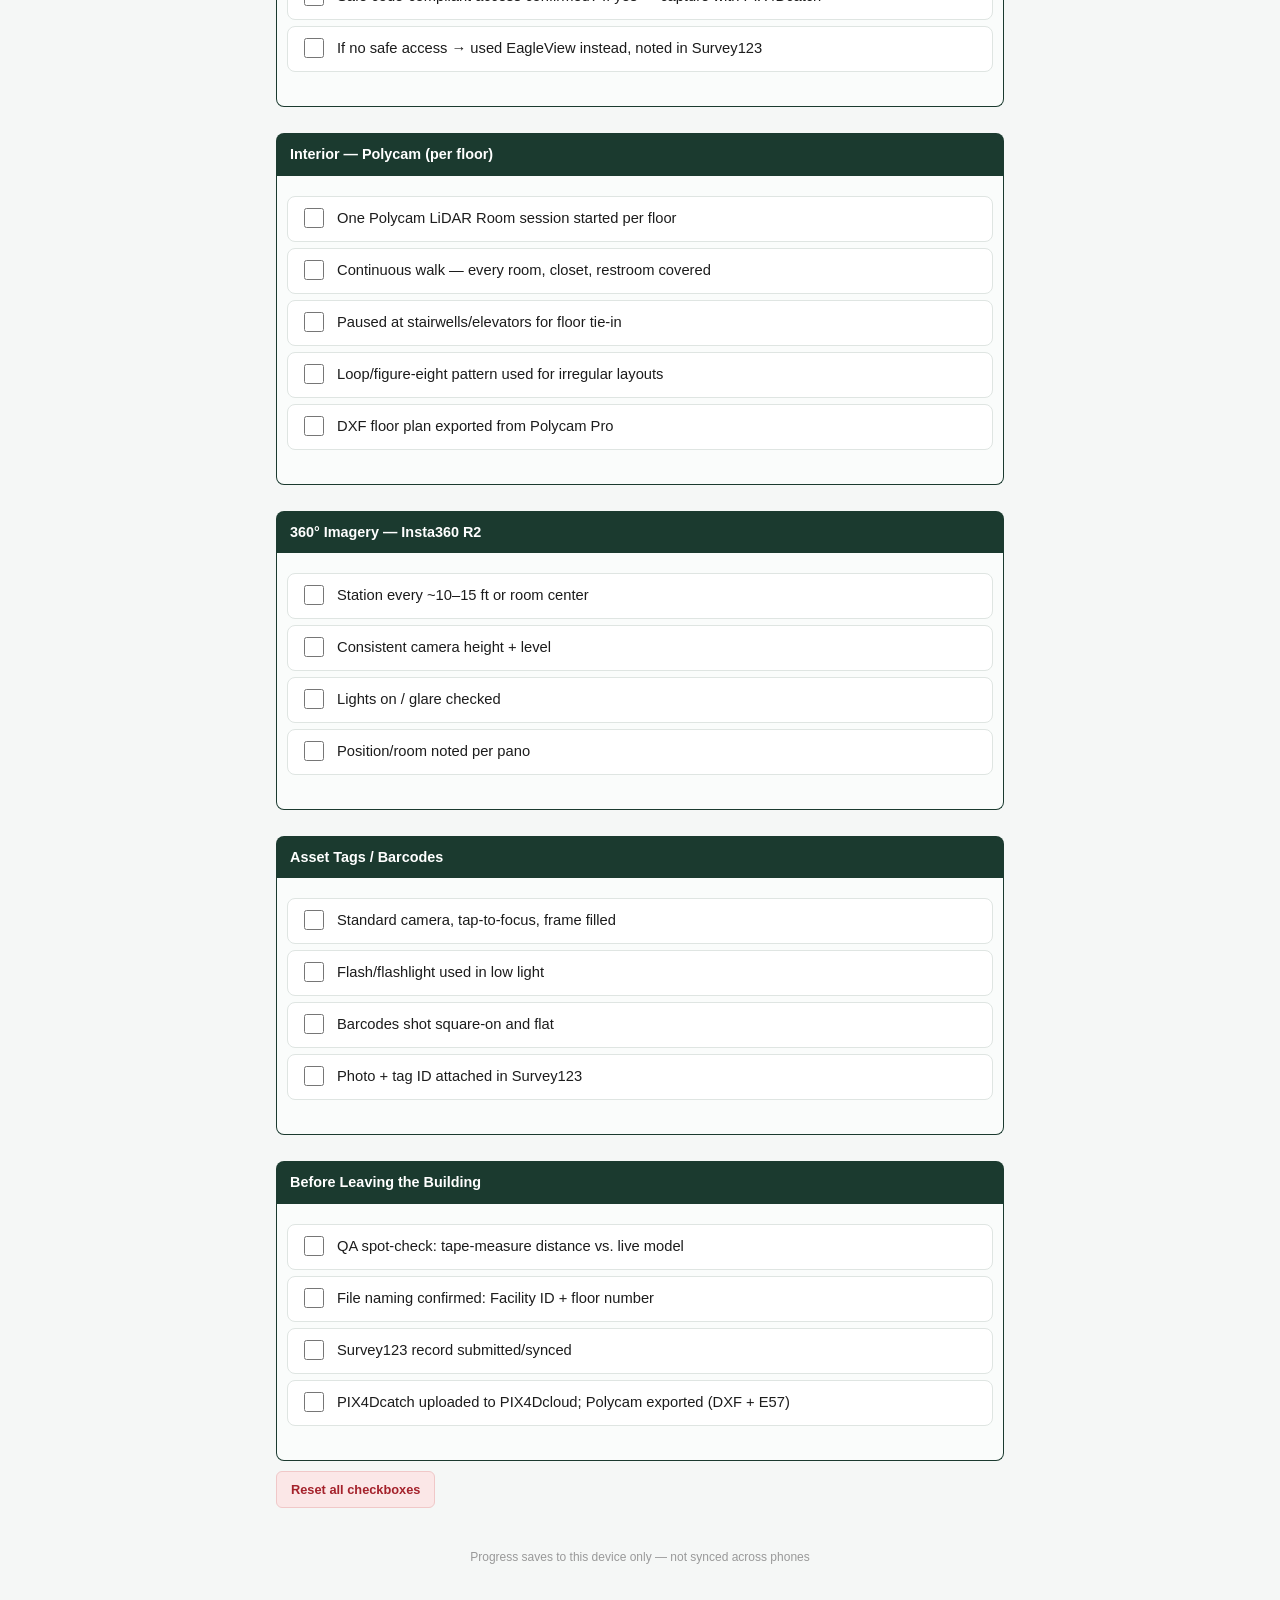
<file: field/checklists.html>
<!DOCTYPE html>
<html lang="en">
<head>
<meta charset="UTF-8">
<meta name="viewport" content="width=device-width, initial-scale=1.0">
<title>Checklists | GIS Indoors</title>
<link rel="stylesheet" href="styles.css">
</head>
<body>
<header class="top">
  <div class="brand">
    <div class="brand-mark">RP</div>
    <div><h1>Field Checklists</h1><p class="sub">Tap to check off — saves automatically on this phone</p></div>
  </div>
</header>
<div class="wrap">
<div class="progress-bar"><div id="progressFill"></div></div>
<p style="font-size:0.85rem;color:#555;margin-top:-10px;" id="progressText">0 of 0 complete</p>
<div class="phase-header">Before You Leave the Office</div>
<div class="phase-block">
<ul class="checklist" data-phase="office">
<li><input type="checkbox" data-id="office-1"><span>Phone, Bad Elf, Insta360 R2 charged + spare batteries</span></li>
<li><input type="checkbox" data-id="office-2"><span>NTRIP login confirmed working (Caltrans CRTN / Point One)</span></li>
<li><input type="checkbox" data-id="office-3"><span>Phone storage cleared</span></li>
<li><input type="checkbox" data-id="office-4"><span>Facility ID + floor list confirmed</span></li>
<li><input type="checkbox" data-id="office-5"><span>PIX4Dcatch project created / synced</span></li>
</ul>
</div>
<div class="phase-header">On Arrival</div>
<div class="phase-block">
<ul class="checklist" data-phase="arrival">
<li><input type="checkbox" data-id="arrival-1"><span>Bad Elf connected to NTRIP — confirm <strong>RTK Fix</strong> (not Float)</span></li>
<li><input type="checkbox" data-id="arrival-2"><span>Bad Elf paired to PIX4Dcatch via Bluetooth, offset verified</span></li>
<li><input type="checkbox" data-id="arrival-3"><span>3–5 exterior control points set</span></li>
</ul>
</div>
<div class="phase-header">Exterior / Hardscape — PIX4Dcatch</div>
<div class="phase-block">
<ul class="checklist" data-phase="exterior">
<li><input type="checkbox" data-id="ext-1"><span>Walk full perimeter, fixed angle, steady pace</span></li>
<li><input type="checkbox" data-id="ext-2"><span>Vary distance/height per façade</span></li>
<li><input type="checkbox" data-id="ext-3"><span>Roofline/eaves shot from ground if no roof access</span></li>
<li><input type="checkbox" data-id="ext-4"><span>Loop closed back to start point</span></li>
<li><input type="checkbox" data-id="ext-5"><span>Hardscape (courts/paths/plazas) captured in grid or perimeter pattern</span></li>
</ul>
</div>
<div class="phase-header">Ground Control Points (Doorways/Transitions)</div>
<div class="phase-block">
<ul class="checklist" data-phase="gcp">
<li><input type="checkbox" data-id="gcp-1"><span>GCP pair set at every doorway/transition used by both PIX4Dcatch and Polycam (inside + outside)</span></li>
<li><input type="checkbox" data-id="gcp-2"><span>Intermediate GCP added on interior runs longer than ~30-40m</span></li>
<li><input type="checkbox" data-id="gcp-3"><span>Each GCP coordinate logged with RTK Fix confirmed, tied to WKID 7132</span></li>
<li><input type="checkbox" data-id="gcp-4"><span>GCP IDs recorded in Survey123, matched to the room/zone each pair ties together</span></li>
</ul>
</div>
<div class="phase-header">Roof (Decision Required)</div>
<div class="phase-block">
<ul class="checklist" data-phase="roof">
<li><input type="checkbox" data-id="roof-1"><span>Safe code-compliant access confirmed? If yes → capture with PIX4Dcatch</span></li>
<li><input type="checkbox" data-id="roof-2"><span>If no safe access → used EagleView instead, noted in Survey123</span></li>
</ul>
</div>
<div class="phase-header">Interior — Polycam (per floor)</div>
<div class="phase-block">
<ul class="checklist" data-phase="interior">
<li><input type="checkbox" data-id="int-1"><span>One Polycam LiDAR Room session started per floor</span></li>
<li><input type="checkbox" data-id="int-2"><span>Continuous walk — every room, closet, restroom covered</span></li>
<li><input type="checkbox" data-id="int-3"><span>Paused at stairwells/elevators for floor tie-in</span></li>
<li><input type="checkbox" data-id="int-4"><span>Loop/figure-eight pattern used for irregular layouts</span></li>
<li><input type="checkbox" data-id="int-5"><span>DXF floor plan exported from Polycam Pro</span></li>
</ul>
</div>
<div class="phase-header">360° Imagery — Insta360 R2</div>
<div class="phase-block">
<ul class="checklist" data-phase="pano">
<li><input type="checkbox" data-id="pano-1"><span>Station every ~10–15 ft or room center</span></li>
<li><input type="checkbox" data-id="pano-2"><span>Consistent camera height + level</span></li>
<li><input type="checkbox" data-id="pano-3"><span>Lights on / glare checked</span></li>
<li><input type="checkbox" data-id="pano-4"><span>Position/room noted per pano</span></li>
</ul>
</div>
<div class="phase-header">Asset Tags / Barcodes</div>
<div class="phase-block">
<ul class="checklist" data-phase="assets">
<li><input type="checkbox" data-id="asset-1"><span>Standard camera, tap-to-focus, frame filled</span></li>
<li><input type="checkbox" data-id="asset-2"><span>Flash/flashlight used in low light</span></li>
<li><input type="checkbox" data-id="asset-3"><span>Barcodes shot square-on and flat</span></li>
<li><input type="checkbox" data-id="asset-4"><span>Photo + tag ID attached in Survey123</span></li>
</ul>
</div>
<div class="phase-header">Before Leaving the Building</div>
<div class="phase-block">
<ul class="checklist" data-phase="leaving">
<li><input type="checkbox" data-id="leave-1"><span>QA spot-check: tape-measure distance vs. live model</span></li>
<li><input type="checkbox" data-id="leave-2"><span>File naming confirmed: Facility ID + floor number</span></li>
<li><input type="checkbox" data-id="leave-3"><span>Survey123 record submitted/synced</span></li>
<li><input type="checkbox" data-id="leave-4"><span>PIX4Dcatch uploaded to PIX4Dcloud; Polycam exported (DXF + E57)</span></li>
</ul>
</div>
<a href="#" class="reset-btn" id="resetBtn">Reset all checkboxes</a>
<footer class="page-footer">Progress saves to this device only — not synced across phones</footer>
</div>
<nav class="bottom">
  <a href="index.html"><span class="ic">🏠</span>Home</a>
  <a href="guide.html"><span class="ic">📋</span>Guide</a>
  <a href="checklists.html" class="active"><span class="ic">✅</span>Checklist</a>
  <a href="diagrams.html"><span class="ic">🗺️</span>Diagrams</a>
  <a href="tech-stack.html"><span class="ic">🛠️</span>Tech</a>
  <a href="storage.html"><span class="ic">☁️</span>Storage</a>
</nav>
<script>
(function () {
  var STORAGE_KEY = "gis-field-checklist-v1";
  var boxes = Array.prototype.slice.call(document.querySelectorAll('.checklist input[type="checkbox"]'));
  var saved = {};
  try { saved = JSON.parse(localStorage.getItem(STORAGE_KEY) || "{}"); } catch (e) { saved = {}; }
  function updateProgress() {
    var checked = boxes.filter(function (b) { return b.checked; }).length;
    var pct = boxes.length ? Math.round((checked / boxes.length) * 100) : 0;
    document.getElementById("progressFill").style.width = pct + "%";
    document.getElementById("progressText").textContent = checked + " of " + boxes.length + " complete";
  }
  function applyState(box) {
    var li = box.closest("li");
    if (box.checked) { li.classList.add("checked-style"); } else { li.classList.remove("checked-style"); }
  }
  boxes.forEach(function (box) {
    var id = box.getAttribute("data-id");
    if (saved[id]) { box.checked = true; }
    applyState(box);
    box.addEventListener("change", function () {
      saved[id] = box.checked;
      localStorage.setItem(STORAGE_KEY, JSON.stringify(saved));
      applyState(box);
      updateProgress();
    });
  });
  document.getElementById("resetBtn").addEventListener("click", function (e) {
    e.preventDefault();
    if (!confirm("Reset all checkboxes on this device?")) return;
    saved = {};
    localStorage.setItem(STORAGE_KEY, JSON.stringify(saved));
    boxes.forEach(function (box) { box.checked = false; applyState(box); });
    updateProgress();
  });
  updateProgress();
})();
</script>
</body>
</html>
</file>
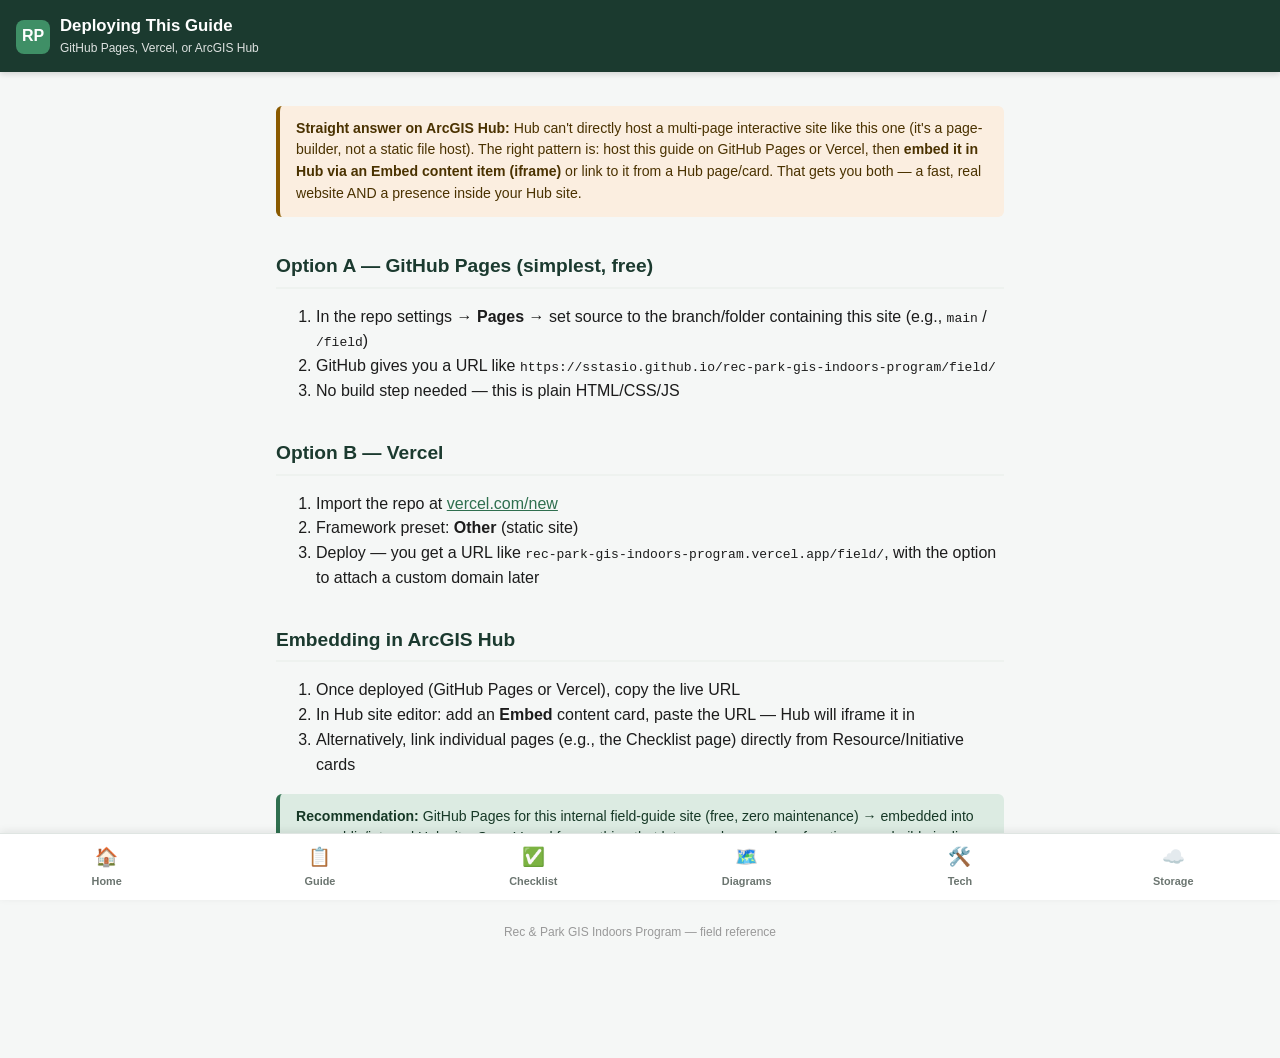
<file: field/deploy.html>
<!DOCTYPE html>
<html lang="en">
<head>
<meta charset="UTF-8">
<meta name="viewport" content="width=device-width, initial-scale=1.0">
<title>Deploy | GIS Indoors</title>
<link rel="stylesheet" href="styles.css">
</head>
<body>
<header class="top">
  <div class="brand">
    <div class="brand-mark">RP</div>
    <div><h1>Deploying This Guide</h1><p class="sub">GitHub Pages, Vercel, or ArcGIS Hub</p></div>
  </div>
</header>
<div class="wrap">
<div class="note"><strong>Straight answer on ArcGIS Hub:</strong> Hub can't directly host a multi-page interactive site like this one (it's a page-builder, not a static file host). The right pattern is: host this guide on GitHub Pages or Vercel, then <strong>embed it in Hub via an Embed content item (iframe)</strong> or link to it from a Hub page/card. That gets you both — a fast, real website AND a presence inside your Hub site.</div>
<h2>Option A — GitHub Pages (simplest, free)</h2>
<ol>
<li>In the repo settings → <strong>Pages</strong> → set source to the branch/folder containing this site (e.g., <code>main</code> / <code>/field</code>)</li>
<li>GitHub gives you a URL like <code>https://sstasio.github.io/rec-park-gis-indoors-program/field/</code></li>
<li>No build step needed — this is plain HTML/CSS/JS</li>
</ol>
<h2>Option B — Vercel</h2>
<ol>
<li>Import the repo at <a href="https://vercel.com/new">vercel.com/new</a></li>
<li>Framework preset: <strong>Other</strong> (static site)</li>
<li>Deploy — you get a URL like <code>rec-park-gis-indoors-program.vercel.app/field/</code>, with the option to attach a custom domain later</li>
</ol>
<h2>Embedding in ArcGIS Hub</h2>
<ol>
<li>Once deployed (GitHub Pages or Vercel), copy the live URL</li>
<li>In Hub site editor: add an <strong>Embed</strong> content card, paste the URL — Hub will iframe it in</li>
<li>Alternatively, link individual pages (e.g., the Checklist page) directly from Resource/Initiative cards</li>
</ol>
<div class="note good"><strong>Recommendation:</strong> GitHub Pages for this internal field-guide site (free, zero maintenance) → embedded into your public/internal Hub site. Save Vercel for anything that later needs serverless functions or a build pipeline — this site doesn't.</div>
<footer class="page-footer">Rec & Park GIS Indoors Program — field reference</footer>
</div>
<nav class="bottom">
  <a href="index.html"><span class="ic">🏠</span>Home</a>
  <a href="guide.html"><span class="ic">📋</span>Guide</a>
  <a href="checklists.html"><span class="ic">✅</span>Checklist</a>
  <a href="diagrams.html"><span class="ic">🗺️</span>Diagrams</a>
  <a href="tech-stack.html"><span class="ic">🛠️</span>Tech</a>
  <a href="storage.html"><span class="ic">☁️</span>Storage</a>
</nav>
</body>
</html>
</file>
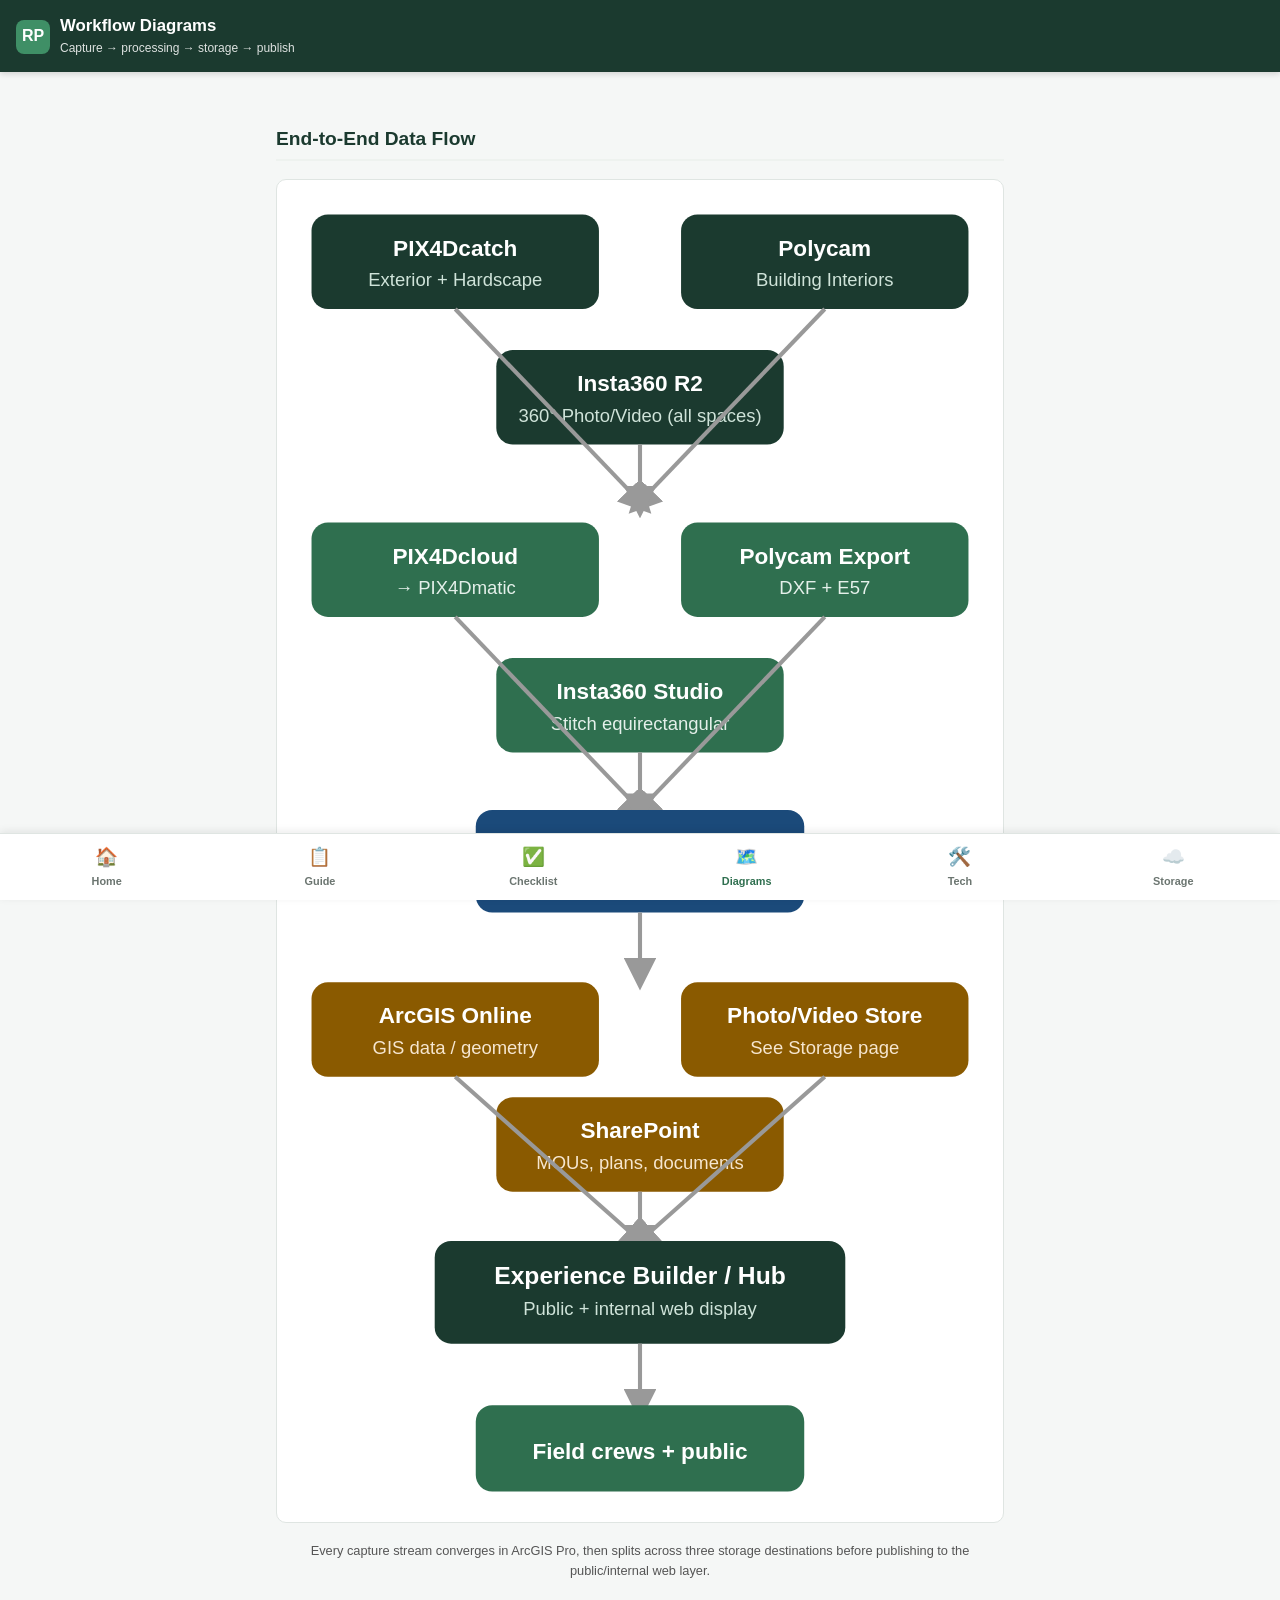
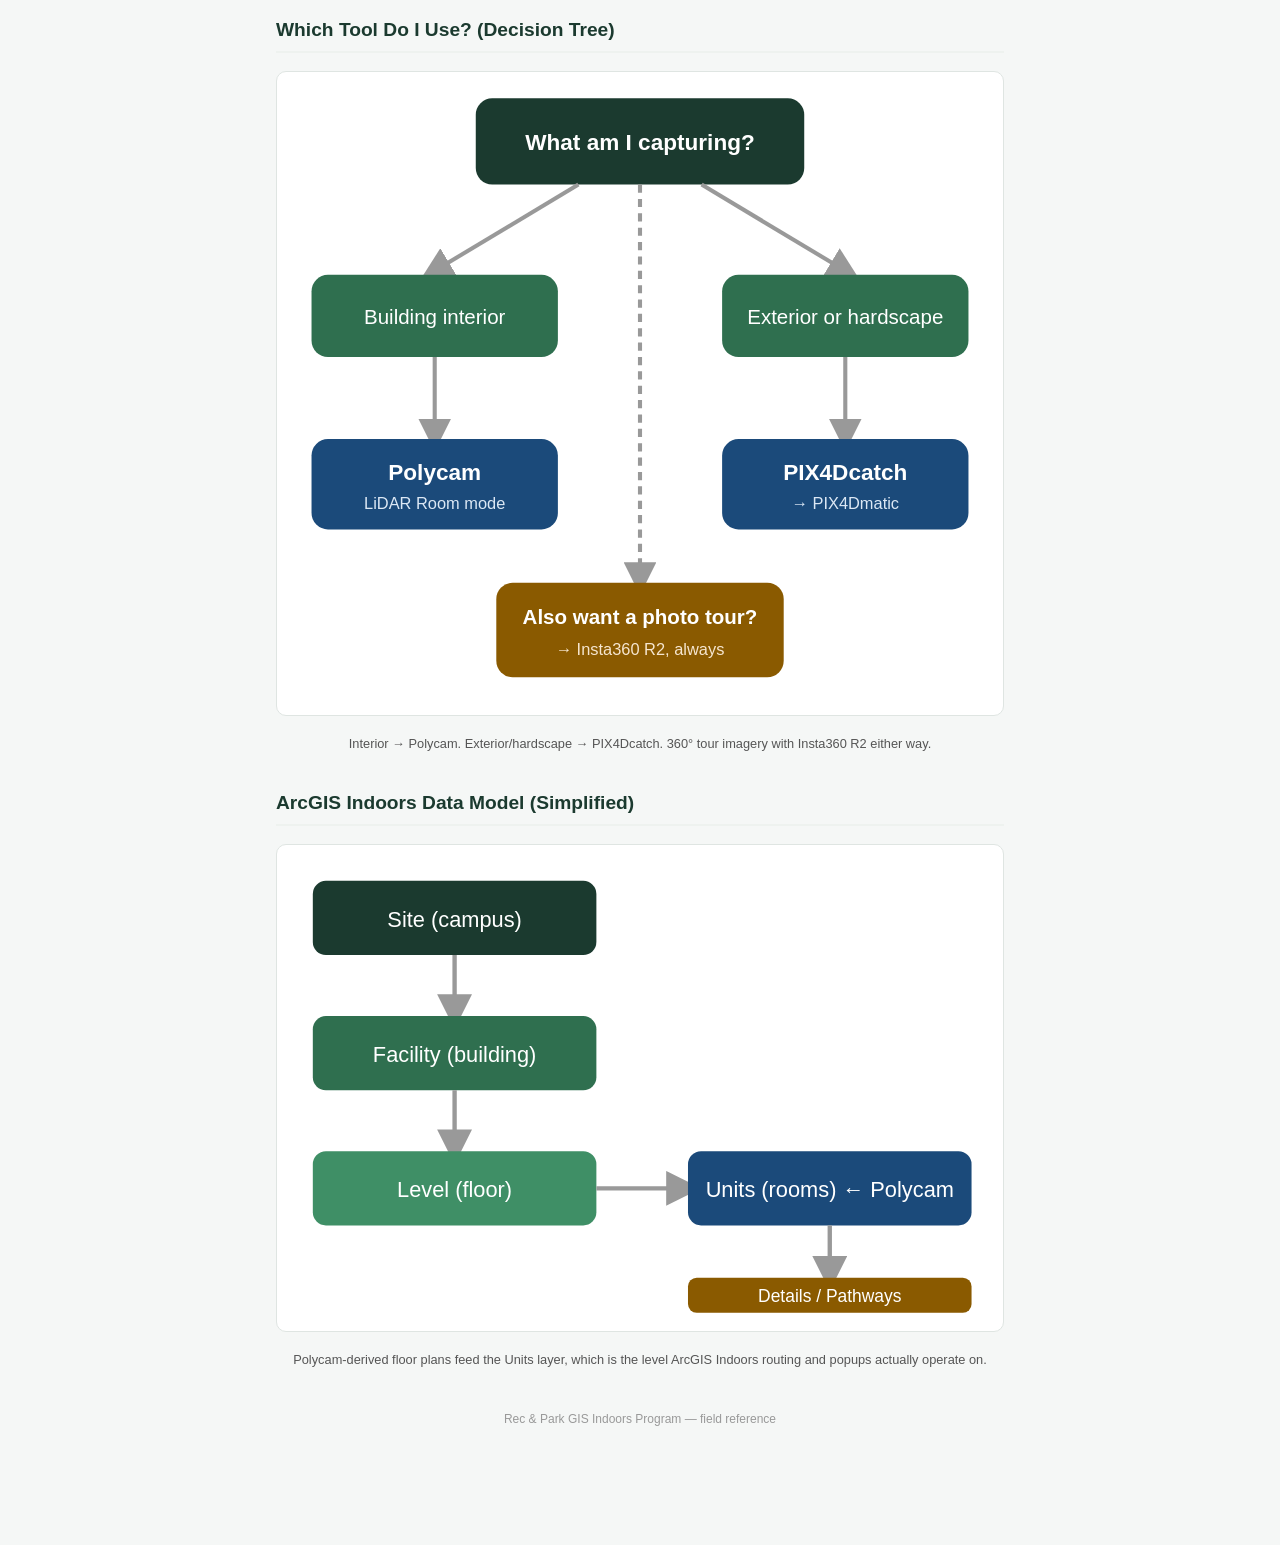
<file: field/diagrams.html>
<!DOCTYPE html>
<html lang="en">
<head>
<meta charset="UTF-8">
<meta name="viewport" content="width=device-width, initial-scale=1.0">
<title>Diagrams | GIS Indoors</title>
<link rel="stylesheet" href="styles.css">
</head>
<body>
<header class="top">
  <div class="brand">
    <div class="brand-mark">RP</div>
    <div><h1>Workflow Diagrams</h1><p class="sub">Capture → processing → storage → publish</p></div>
  </div>
</header>
<div class="wrap">
<h2>End-to-End Data Flow</h2>
<div class="diagram-card">
<svg viewBox="0 0 340 640" xmlns="http://www.w3.org/2000/svg" font-family="Segoe UI, Arial, sans-serif">
  <rect x="10" y="10" width="140" height="46" rx="8" fill="#1b3a2f"/>
  <text x="80" y="30" fill="white" font-size="11" text-anchor="middle" font-weight="700">PIX4Dcatch</text>
  <text x="80" y="45" fill="#cfe3d9" font-size="9" text-anchor="middle">Exterior + Hardscape</text>
  <rect x="190" y="10" width="140" height="46" rx="8" fill="#1b3a2f"/>
  <text x="260" y="30" fill="white" font-size="11" text-anchor="middle" font-weight="700">Polycam</text>
  <text x="260" y="45" fill="#cfe3d9" font-size="9" text-anchor="middle">Building Interiors</text>
  <rect x="100" y="76" width="140" height="46" rx="8" fill="#1b3a2f"/>
  <text x="170" y="96" fill="white" font-size="11" text-anchor="middle" font-weight="700">Insta360 R2</text>
  <text x="170" y="111" fill="#cfe3d9" font-size="9" text-anchor="middle">360° Photo/Video (all spaces)</text>
  <line x1="80" y1="56" x2="170" y2="150" stroke="#999" stroke-width="2" marker-end="url(#arrow)"/>
  <line x1="260" y1="56" x2="170" y2="150" stroke="#999" stroke-width="2" marker-end="url(#arrow)"/>
  <line x1="170" y1="122" x2="170" y2="150" stroke="#999" stroke-width="2" marker-end="url(#arrow)"/>
  <rect x="10" y="160" width="140" height="46" rx="8" fill="#2f6f4f"/>
  <text x="80" y="180" fill="white" font-size="11" text-anchor="middle" font-weight="700">PIX4Dcloud</text>
  <text x="80" y="195" fill="#e4f0ea" font-size="9" text-anchor="middle">→ PIX4Dmatic</text>
  <rect x="190" y="160" width="140" height="46" rx="8" fill="#2f6f4f"/>
  <text x="260" y="180" fill="white" font-size="11" text-anchor="middle" font-weight="700">Polycam Export</text>
  <text x="260" y="195" fill="#e4f0ea" font-size="9" text-anchor="middle">DXF + E57</text>
  <rect x="100" y="226" width="140" height="46" rx="8" fill="#2f6f4f"/>
  <text x="170" y="246" fill="white" font-size="11" text-anchor="middle" font-weight="700">Insta360 Studio</text>
  <text x="170" y="261" fill="#e4f0ea" font-size="9" text-anchor="middle">Stitch equirectangular</text>
  <line x1="80" y1="206" x2="170" y2="300" stroke="#999" stroke-width="2" marker-end="url(#arrow)"/>
  <line x1="260" y1="206" x2="170" y2="300" stroke="#999" stroke-width="2" marker-end="url(#arrow)"/>
  <line x1="170" y1="272" x2="170" y2="300" stroke="#999" stroke-width="2" marker-end="url(#arrow)"/>
  <rect x="90" y="300" width="160" height="50" rx="8" fill="#1b4a7a"/>
  <text x="170" y="321" fill="white" font-size="12" text-anchor="middle" font-weight="700">ArcGIS Pro</text>
  <text x="170" y="336" fill="#dce8f5" font-size="9" text-anchor="middle">Indoors GDB · Scene Layers</text>
  <line x1="170" y1="350" x2="170" y2="380" stroke="#999" stroke-width="2" marker-end="url(#arrow)"/>
  <rect x="10" y="384" width="140" height="46" rx="8" fill="#8a5a00"/>
  <text x="80" y="404" fill="white" font-size="11" text-anchor="middle" font-weight="700">ArcGIS Online</text>
  <text x="80" y="419" fill="#f6e6cf" font-size="9" text-anchor="middle">GIS data / geometry</text>
  <rect x="190" y="384" width="140" height="46" rx="8" fill="#8a5a00"/>
  <text x="260" y="404" fill="white" font-size="11" text-anchor="middle" font-weight="700">Photo/Video Store</text>
  <text x="260" y="419" fill="#f6e6cf" font-size="9" text-anchor="middle">See Storage page</text>
  <rect x="100" y="440" width="140" height="46" rx="8" fill="#8a5a00"/>
  <text x="170" y="460" fill="white" font-size="11" text-anchor="middle" font-weight="700">SharePoint</text>
  <text x="170" y="475" fill="#f6e6cf" font-size="9" text-anchor="middle">MOUs, plans, documents</text>
  <line x1="80" y1="430" x2="170" y2="510" stroke="#999" stroke-width="2" marker-end="url(#arrow)"/>
  <line x1="260" y1="430" x2="170" y2="510" stroke="#999" stroke-width="2" marker-end="url(#arrow)"/>
  <line x1="170" y1="486" x2="170" y2="510" stroke="#999" stroke-width="2" marker-end="url(#arrow)"/>
  <rect x="70" y="510" width="200" height="50" rx="8" fill="#1b3a2f"/>
  <text x="170" y="531" fill="white" font-size="12" text-anchor="middle" font-weight="700">Experience Builder / Hub</text>
  <text x="170" y="546" fill="#cfe3d9" font-size="9" text-anchor="middle">Public + internal web display</text>
  <line x1="170" y1="560" x2="170" y2="590" stroke="#999" stroke-width="2" marker-end="url(#arrow)"/>
  <rect x="90" y="590" width="160" height="42" rx="8" fill="#2f6f4f"/>
  <text x="170" y="616" fill="white" font-size="11" text-anchor="middle" font-weight="700">Field crews + public</text>
  <defs><marker id="arrow" markerWidth="8" markerHeight="8" refX="4" refY="4" orient="auto"><path d="M0,0 L8,4 L0,8 Z" fill="#999"/></marker></defs>
</svg>
</div>
<p class="diagram-caption">Every capture stream converges in ArcGIS Pro, then splits across three storage destinations before publishing to the public/internal web layer.</p>
<h2>Which Tool Do I Use? (Decision Tree)</h2>
<div class="diagram-card">
<svg viewBox="0 0 340 300" xmlns="http://www.w3.org/2000/svg" font-family="Segoe UI, Arial, sans-serif">
  <rect x="90" y="6" width="160" height="42" rx="8" fill="#1b3a2f"/>
  <text x="170" y="31" fill="white" font-size="11" text-anchor="middle" font-weight="700">What am I capturing?</text>
  <line x1="140" y1="48" x2="70" y2="90" stroke="#999" stroke-width="2" marker-end="url(#arrow2)"/>
  <line x1="200" y1="48" x2="270" y2="90" stroke="#999" stroke-width="2" marker-end="url(#arrow2)"/>
  <rect x="10" y="92" width="120" height="40" rx="8" fill="#2f6f4f"/>
  <text x="70" y="116" fill="white" font-size="10" text-anchor="middle">Building interior</text>
  <rect x="210" y="92" width="120" height="40" rx="8" fill="#2f6f4f"/>
  <text x="270" y="116" fill="white" font-size="10" text-anchor="middle">Exterior or hardscape</text>
  <line x1="70" y1="132" x2="70" y2="170" stroke="#999" stroke-width="2" marker-end="url(#arrow2)"/>
  <line x1="270" y1="132" x2="270" y2="170" stroke="#999" stroke-width="2" marker-end="url(#arrow2)"/>
  <rect x="10" y="172" width="120" height="44" rx="8" fill="#1b4a7a"/>
  <text x="70" y="192" fill="white" font-size="11" text-anchor="middle" font-weight="700">Polycam</text>
  <text x="70" y="206" fill="#dce8f5" font-size="8" text-anchor="middle">LiDAR Room mode</text>
  <rect x="210" y="172" width="120" height="44" rx="8" fill="#1b4a7a"/>
  <text x="270" y="192" fill="white" font-size="11" text-anchor="middle" font-weight="700">PIX4Dcatch</text>
  <text x="270" y="206" fill="#dce8f5" font-size="8" text-anchor="middle">→ PIX4Dmatic</text>
  <line x1="170" y1="48" x2="170" y2="240" stroke="#999" stroke-width="2" stroke-dasharray="4 3" marker-end="url(#arrow2)"/>
  <rect x="100" y="242" width="140" height="46" rx="8" fill="#8a5a00"/>
  <text x="170" y="262" fill="white" font-size="10" text-anchor="middle" font-weight="700">Also want a photo tour?</text>
  <text x="170" y="277" fill="#f6e6cf" font-size="8" text-anchor="middle">→ Insta360 R2, always</text>
  <defs><marker id="arrow2" markerWidth="8" markerHeight="8" refX="4" refY="4" orient="auto"><path d="M0,0 L8,4 L0,8 Z" fill="#999"/></marker></defs>
</svg>
</div>
<p class="diagram-caption">Interior → Polycam. Exterior/hardscape → PIX4Dcatch. 360° tour imagery with Insta360 R2 either way.</p>
<h2>ArcGIS Indoors Data Model (Simplified)</h2>
<div class="diagram-card">
<svg viewBox="0 0 320 210" xmlns="http://www.w3.org/2000/svg" font-family="Segoe UI, Arial, sans-serif">
  <rect x="10" y="10" width="130" height="34" rx="6" fill="#1b3a2f"/>
  <text x="75" y="31" fill="white" font-size="10" text-anchor="middle">Site (campus)</text>
  <line x1="75" y1="44" x2="75" y2="70" stroke="#999" stroke-width="2" marker-end="url(#arrow3)"/>
  <rect x="10" y="72" width="130" height="34" rx="6" fill="#2f6f4f"/>
  <text x="75" y="93" fill="white" font-size="10" text-anchor="middle">Facility (building)</text>
  <line x1="75" y1="106" x2="75" y2="132" stroke="#999" stroke-width="2" marker-end="url(#arrow3)"/>
  <rect x="10" y="134" width="130" height="34" rx="6" fill="#3f8f66"/>
  <text x="75" y="155" fill="white" font-size="10" text-anchor="middle">Level (floor)</text>
  <line x1="140" y1="151" x2="180" y2="151" stroke="#999" stroke-width="2" marker-end="url(#arrow3)"/>
  <rect x="182" y="134" width="130" height="34" rx="6" fill="#1b4a7a"/>
  <text x="247" y="155" fill="white" font-size="10" text-anchor="middle">Units (rooms) ← Polycam</text>
  <line x1="247" y1="168" x2="247" y2="190" stroke="#999" stroke-width="2" marker-end="url(#arrow3)"/>
  <rect x="182" y="192" width="130" height="16" rx="4" fill="#8a5a00"/>
  <text x="247" y="203" fill="white" font-size="8" text-anchor="middle">Details / Pathways</text>
  <defs><marker id="arrow3" markerWidth="8" markerHeight="8" refX="4" refY="4" orient="auto"><path d="M0,0 L8,4 L0,8 Z" fill="#999"/></marker></defs>
</svg>
</div>
<p class="diagram-caption">Polycam-derived floor plans feed the Units layer, which is the level ArcGIS Indoors routing and popups actually operate on.</p>
<footer class="page-footer">Rec & Park GIS Indoors Program — field reference</footer>
</div>
<nav class="bottom">
  <a href="index.html"><span class="ic">🏠</span>Home</a>
  <a href="guide.html"><span class="ic">📋</span>Guide</a>
  <a href="checklists.html"><span class="ic">✅</span>Checklist</a>
  <a href="diagrams.html" class="active"><span class="ic">🗺️</span>Diagrams</a>
  <a href="tech-stack.html"><span class="ic">🛠️</span>Tech</a>
  <a href="storage.html"><span class="ic">☁️</span>Storage</a>
</nav>
</body>
</html>
</file>
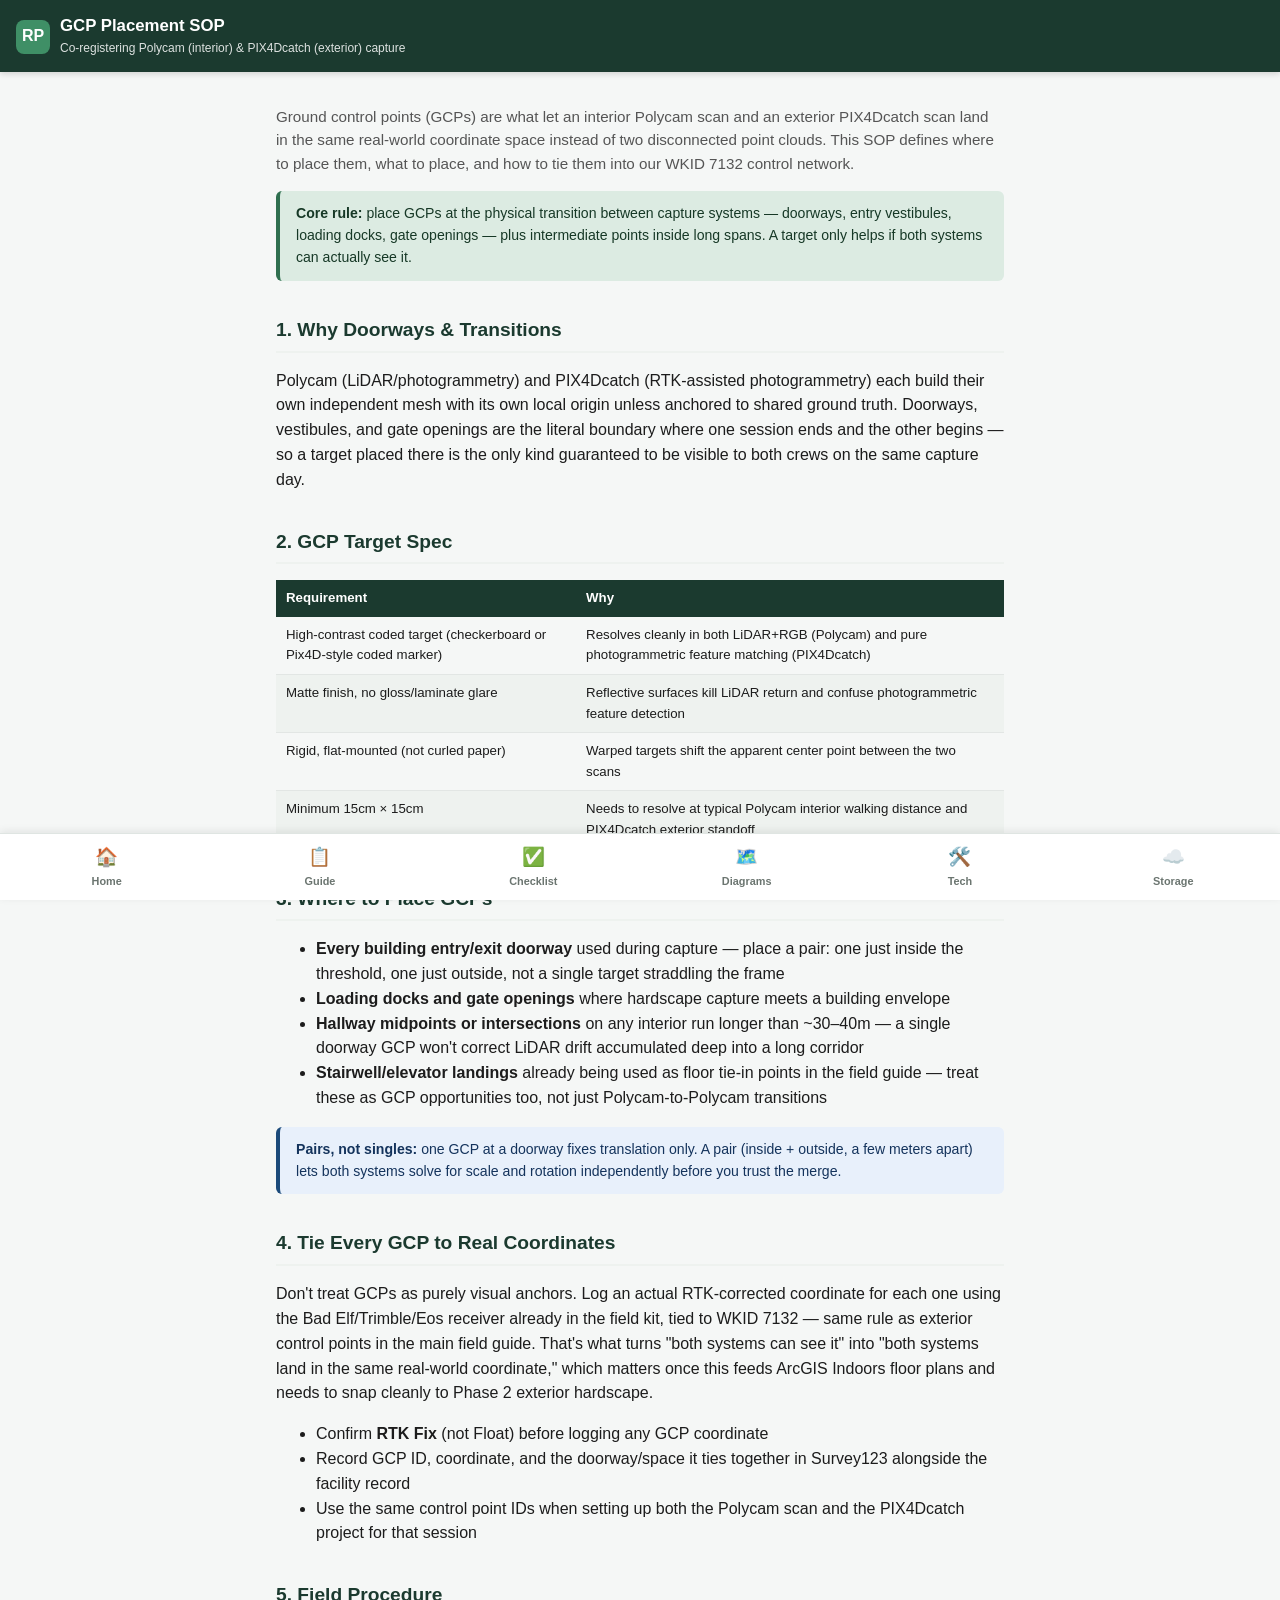
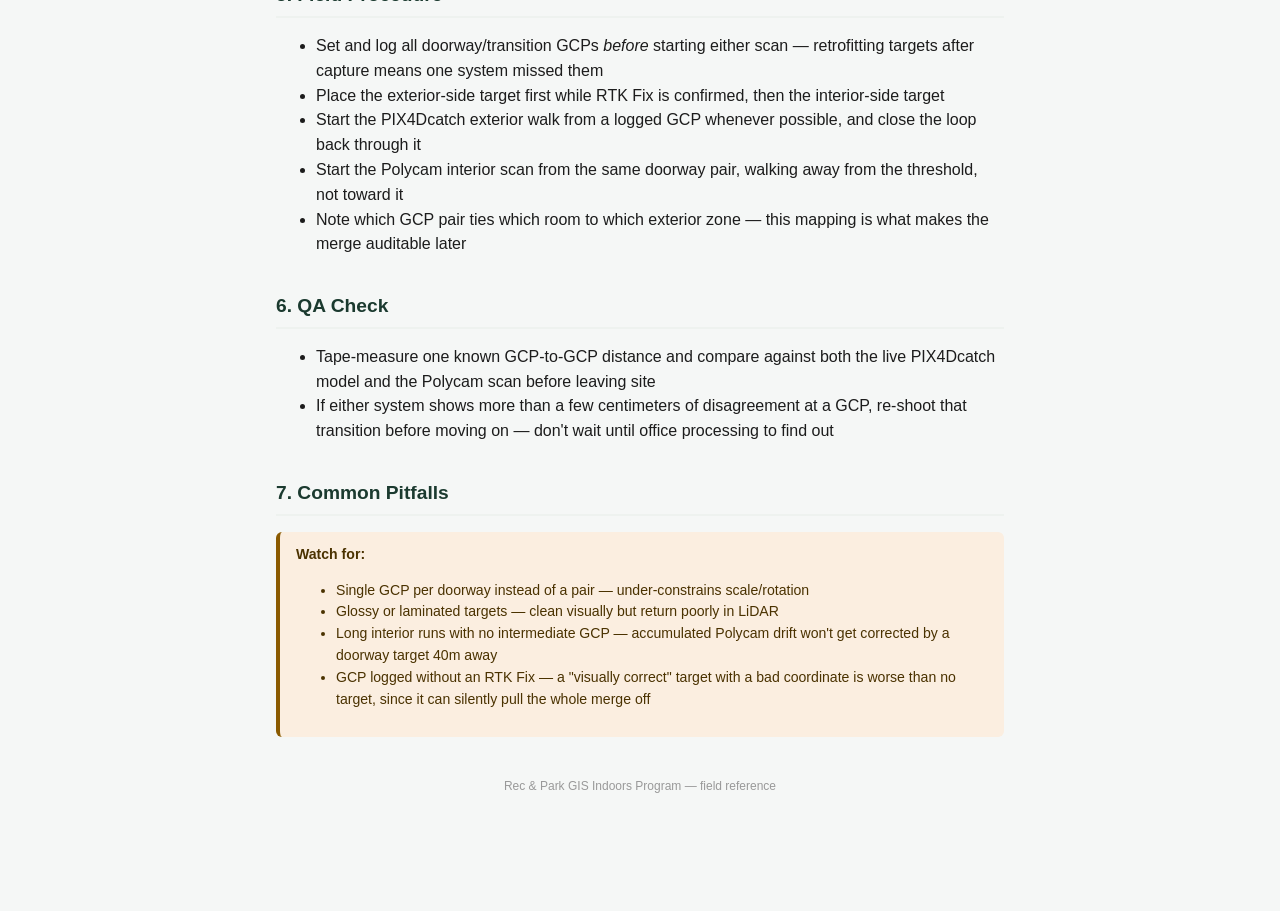
<file: field/gcp-sop.html>
<!DOCTYPE html>
<html lang="en">
<head>
<meta charset="UTF-8">
<meta name="viewport" content="width=device-width, initial-scale=1.0">
<title>GCP Placement SOP | GIS Indoors</title>
<link rel="stylesheet" href="styles.css">
</head>
<body>
<header class="top">
  <div class="brand">
    <div class="brand-mark">RP</div>
    <div><h1>GCP Placement SOP</h1><p class="sub">Co-registering Polycam (interior) &amp; PIX4Dcatch (exterior) capture</p></div>
  </div>
</header>
<div class="wrap">
<p class="lede">Ground control points (GCPs) are what let an interior Polycam scan and an exterior PIX4Dcatch scan land in the same real-world coordinate space instead of two disconnected point clouds. This SOP defines where to place them, what to place, and how to tie them into our WKID 7132 control network.</p>

<div class="note good">
<strong>Core rule:</strong> place GCPs at the physical transition between capture systems — doorways, entry vestibules, loading docks, gate openings — plus intermediate points inside long spans. A target only helps if both systems can actually see it.
</div>

<h2>1. Why Doorways &amp; Transitions</h2>
<p>Polycam (LiDAR/photogrammetry) and PIX4Dcatch (RTK-assisted photogrammetry) each build their own independent mesh with its own local origin unless anchored to shared ground truth. Doorways, vestibules, and gate openings are the literal boundary where one session ends and the other begins — so a target placed there is the only kind guaranteed to be visible to both crews on the same capture day.</p>

<h2>2. GCP Target Spec</h2>
<table>
<thead><tr><th>Requirement</th><th>Why</th></tr></thead>
<tbody>
<tr><td data-label="Requirement">High-contrast coded target (checkerboard or Pix4D-style coded marker)</td><td data-label="Why">Resolves cleanly in both LiDAR+RGB (Polycam) and pure photogrammetric feature matching (PIX4Dcatch)</td></tr>
<tr><td data-label="Requirement">Matte finish, no gloss/laminate glare</td><td data-label="Why">Reflective surfaces kill LiDAR return and confuse photogrammetric feature detection</td></tr>
<tr><td data-label="Requirement">Rigid, flat-mounted (not curled paper)</td><td data-label="Why">Warped targets shift the apparent center point between the two scans</td></tr>
<tr><td data-label="Requirement">Minimum 15cm × 15cm</td><td data-label="Why">Needs to resolve at typical Polycam interior walking distance and PIX4Dcatch exterior standoff</td></tr>
</tbody>
</table>

<h2>3. Where to Place GCPs</h2>
<ul>
<li><strong>Every building entry/exit doorway</strong> used during capture — place a pair: one just inside the threshold, one just outside, not a single target straddling the frame</li>
<li><strong>Loading docks and gate openings</strong> where hardscape capture meets a building envelope</li>
<li><strong>Hallway midpoints or intersections</strong> on any interior run longer than ~30–40m — a single doorway GCP won't correct LiDAR drift accumulated deep into a long corridor</li>
<li><strong>Stairwell/elevator landings</strong> already being used as floor tie-in points in the field guide — treat these as GCP opportunities too, not just Polycam-to-Polycam transitions</li>
</ul>
<div class="note blue">
<strong>Pairs, not singles:</strong> one GCP at a doorway fixes translation only. A pair (inside + outside, a few meters apart) lets both systems solve for scale and rotation independently before you trust the merge.
</div>

<h2>4. Tie Every GCP to Real Coordinates</h2>
<p>Don't treat GCPs as purely visual anchors. Log an actual RTK-corrected coordinate for each one using the Bad Elf/Trimble/Eos receiver already in the field kit, tied to WKID 7132 — same rule as exterior control points in the main field guide. That's what turns "both systems can see it" into "both systems land in the same real-world coordinate," which matters once this feeds ArcGIS Indoors floor plans and needs to snap cleanly to Phase 2 exterior hardscape.</p>
<ul>
<li>Confirm <strong>RTK Fix</strong> (not Float) before logging any GCP coordinate</li>
<li>Record GCP ID, coordinate, and the doorway/space it ties together in Survey123 alongside the facility record</li>
<li>Use the same control point IDs when setting up both the Polycam scan and the PIX4Dcatch project for that session</li>
</ul>

<h2>5. Field Procedure</h2>
<ul>
<li>Set and log all doorway/transition GCPs <em>before</em> starting either scan — retrofitting targets after capture means one system missed them</li>
<li>Place the exterior-side target first while RTK Fix is confirmed, then the interior-side target</li>
<li>Start the PIX4Dcatch exterior walk from a logged GCP whenever possible, and close the loop back through it</li>
<li>Start the Polycam interior scan from the same doorway pair, walking away from the threshold, not toward it</li>
<li>Note which GCP pair ties which room to which exterior zone — this mapping is what makes the merge auditable later</li>
</ul>

<h2>6. QA Check</h2>
<ul>
<li>Tape-measure one known GCP-to-GCP distance and compare against both the live PIX4Dcatch model and the Polycam scan before leaving site</li>
<li>If either system shows more than a few centimeters of disagreement at a GCP, re-shoot that transition before moving on — don't wait until office processing to find out</li>
</ul>

<h2>7. Common Pitfalls</h2>
<div class="note">
<strong>Watch for:</strong>
<ul>
<li>Single GCP per doorway instead of a pair — under-constrains scale/rotation</li>
<li>Glossy or laminated targets — clean visually but return poorly in LiDAR</li>
<li>Long interior runs with no intermediate GCP — accumulated Polycam drift won't get corrected by a doorway target 40m away</li>
<li>GCP logged without an RTK Fix — a "visually correct" target with a bad coordinate is worse than no target, since it can silently pull the whole merge off</li>
</ul>
</div>

<footer class="page-footer">Rec &amp; Park GIS Indoors Program — field reference</footer>
</div>
<nav class="bottom">
  <a href="index.html"><span class="ic">🏠</span>Home</a>
  <a href="guide.html"><span class="ic">📋</span>Guide</a>
  <a href="checklists.html"><span class="ic">✅</span>Checklist</a>
  <a href="diagrams.html"><span class="ic">🗺️</span>Diagrams</a>
  <a href="tech-stack.html"><span class="ic">🛠️</span>Tech</a>
  <a href="storage.html"><span class="ic">☁️</span>Storage</a>
</nav>
</body>
</html>
</file>
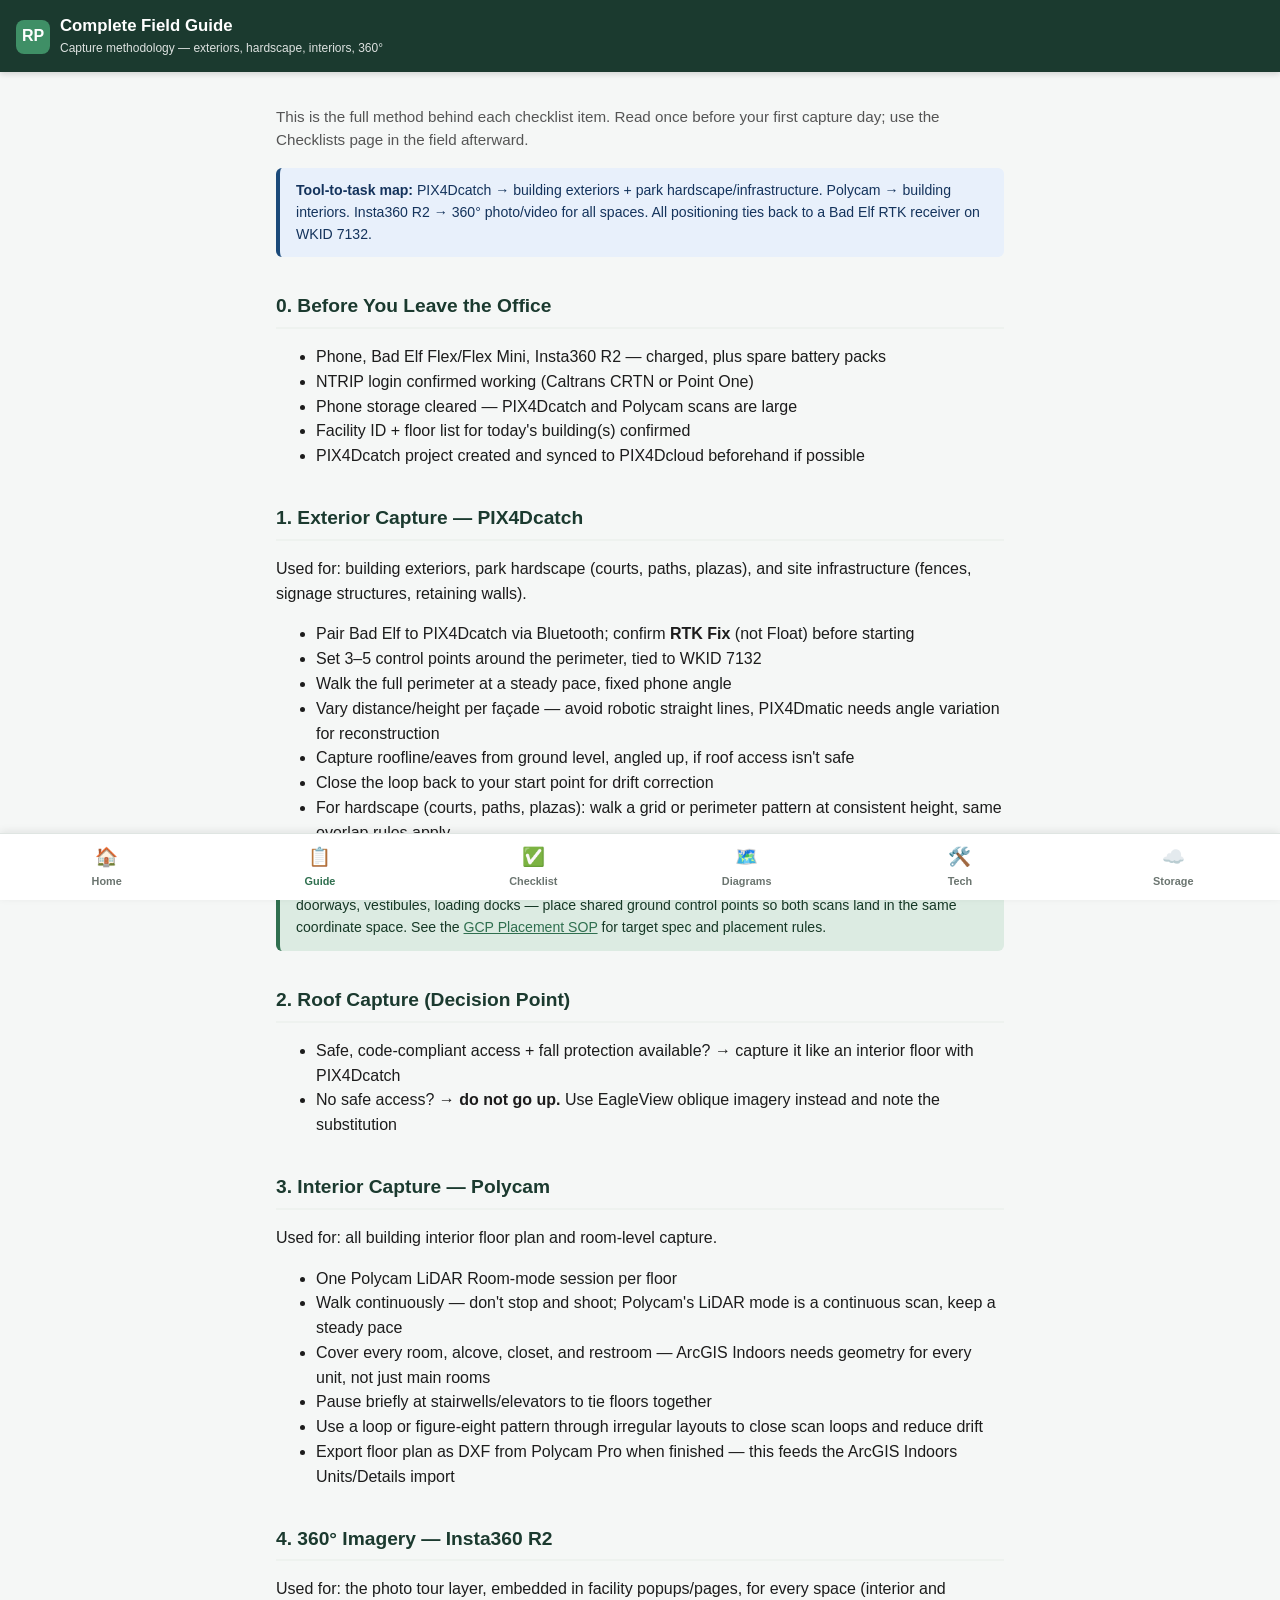
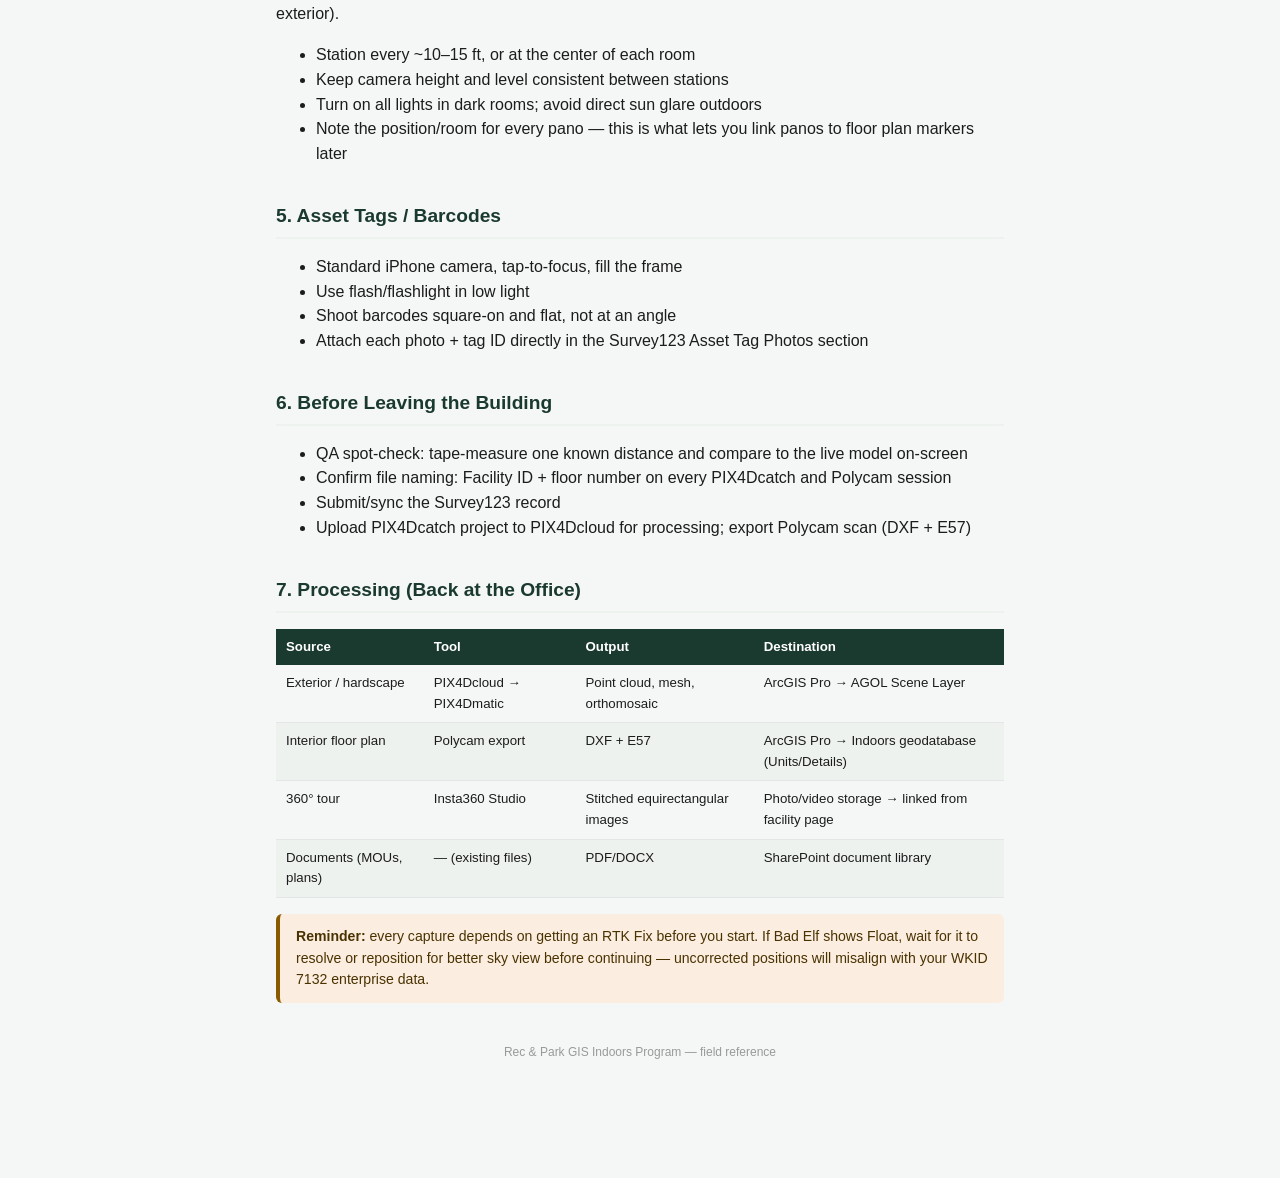
<file: field/guide.html>
<!DOCTYPE html>
<html lang="en">
<head>
<meta charset="UTF-8">
<meta name="viewport" content="width=device-width, initial-scale=1.0">
<title>Field Guide | GIS Indoors</title>
<link rel="stylesheet" href="styles.css">
</head>
<body>
<header class="top">
  <div class="brand">
    <div class="brand-mark">RP</div>
    <div><h1>Complete Field Guide</h1><p class="sub">Capture methodology — exteriors, hardscape, interiors, 360°</p></div>
  </div>
</header>
<div class="wrap">
<p class="lede">This is the full method behind each checklist item. Read once before your first capture day; use the Checklists page in the field afterward.</p>
<div class="note blue">
<strong>Tool-to-task map:</strong> PIX4Dcatch → building exteriors + park hardscape/infrastructure. Polycam → building interiors. Insta360 R2 → 360° photo/video for all spaces. All positioning ties back to a Bad Elf RTK receiver on WKID 7132.
</div>
<h2>0. Before You Leave the Office</h2>
<ul>
<li>Phone, Bad Elf Flex/Flex Mini, Insta360 R2 — charged, plus spare battery packs</li>
<li>NTRIP login confirmed working (Caltrans CRTN or Point One)</li>
<li>Phone storage cleared — PIX4Dcatch and Polycam scans are large</li>
<li>Facility ID + floor list for today's building(s) confirmed</li>
<li>PIX4Dcatch project created and synced to PIX4Dcloud beforehand if possible</li>
</ul>
<h2>1. Exterior Capture — PIX4Dcatch</h2>
<p>Used for: building exteriors, park hardscape (courts, paths, plazas), and site infrastructure (fences, signage structures, retaining walls).</p>
<ul>
<li>Pair Bad Elf to PIX4Dcatch via Bluetooth; confirm <strong>RTK Fix</strong> (not Float) before starting</li>
<li>Set 3–5 control points around the perimeter, tied to WKID 7132</li>
<li>Walk the full perimeter at a steady pace, fixed phone angle</li>
<li>Vary distance/height per façade — avoid robotic straight lines, PIX4Dmatic needs angle variation for reconstruction</li>
<li>Capture roofline/eaves from ground level, angled up, if roof access isn't safe</li>
<li>Close the loop back to your start point for drift correction</li>
<li>For hardscape (courts, paths, plazas): walk a grid or perimeter pattern at consistent height, same overlap rules apply</li>
</ul>
<div class="note good">
<strong>Co-registering with interiors:</strong> where an exterior PIX4Dcatch walk meets a Polycam interior scan — doorways, vestibules, loading docks — place shared ground control points so both scans land in the same coordinate space. See the <a href="gcp-sop.html">GCP Placement SOP</a> for target spec and placement rules.
</div>
<h2>2. Roof Capture (Decision Point)</h2>
<ul>
<li>Safe, code-compliant access + fall protection available? → capture it like an interior floor with PIX4Dcatch</li>
<li>No safe access? → <strong>do not go up.</strong> Use EagleView oblique imagery instead and note the substitution</li>
</ul>
<h2>3. Interior Capture — Polycam</h2>
<p>Used for: all building interior floor plan and room-level capture.</p>
<ul>
<li>One Polycam LiDAR Room-mode session per floor</li>
<li>Walk continuously — don't stop and shoot; Polycam's LiDAR mode is a continuous scan, keep a steady pace</li>
<li>Cover every room, alcove, closet, and restroom — ArcGIS Indoors needs geometry for every unit, not just main rooms</li>
<li>Pause briefly at stairwells/elevators to tie floors together</li>
<li>Use a loop or figure-eight pattern through irregular layouts to close scan loops and reduce drift</li>
<li>Export floor plan as DXF from Polycam Pro when finished — this feeds the ArcGIS Indoors Units/Details import</li>
</ul>
<h2>4. 360° Imagery — Insta360 R2</h2>
<p>Used for: the photo tour layer, embedded in facility popups/pages, for every space (interior and exterior).</p>
<ul>
<li>Station every ~10–15 ft, or at the center of each room</li>
<li>Keep camera height and level consistent between stations</li>
<li>Turn on all lights in dark rooms; avoid direct sun glare outdoors</li>
<li>Note the position/room for every pano — this is what lets you link panos to floor plan markers later</li>
</ul>
<h2>5. Asset Tags / Barcodes</h2>
<ul>
<li>Standard iPhone camera, tap-to-focus, fill the frame</li>
<li>Use flash/flashlight in low light</li>
<li>Shoot barcodes square-on and flat, not at an angle</li>
<li>Attach each photo + tag ID directly in the Survey123 Asset Tag Photos section</li>
</ul>
<h2>6. Before Leaving the Building</h2>
<ul>
<li>QA spot-check: tape-measure one known distance and compare to the live model on-screen</li>
<li>Confirm file naming: Facility ID + floor number on every PIX4Dcatch and Polycam session</li>
<li>Submit/sync the Survey123 record</li>
<li>Upload PIX4Dcatch project to PIX4Dcloud for processing; export Polycam scan (DXF + E57)</li>
</ul>
<h2>7. Processing (Back at the Office)</h2>
<table>
<thead><tr><th>Source</th><th>Tool</th><th>Output</th><th>Destination</th></tr></thead>
<tbody>
<tr><td data-label="Source">Exterior / hardscape</td><td data-label="Tool">PIX4Dcloud → PIX4Dmatic</td><td data-label="Output">Point cloud, mesh, orthomosaic</td><td data-label="Destination">ArcGIS Pro → AGOL Scene Layer</td></tr>
<tr><td data-label="Source">Interior floor plan</td><td data-label="Tool">Polycam export</td><td data-label="Output">DXF + E57</td><td data-label="Destination">ArcGIS Pro → Indoors geodatabase (Units/Details)</td></tr>
<tr><td data-label="Source">360° tour</td><td data-label="Tool">Insta360 Studio</td><td data-label="Output">Stitched equirectangular images</td><td data-label="Destination">Photo/video storage → linked from facility page</td></tr>
<tr><td data-label="Source">Documents (MOUs, plans)</td><td data-label="Tool">— (existing files)</td><td data-label="Output">PDF/DOCX</td><td data-label="Destination">SharePoint document library</td></tr>
</tbody>
</table>
<div class="note">
<strong>Reminder:</strong> every capture depends on getting an RTK Fix before you start. If Bad Elf shows Float, wait for it to resolve or reposition for better sky view before continuing — uncorrected positions will misalign with your WKID 7132 enterprise data.
</div>
<footer class="page-footer">Rec & Park GIS Indoors Program — field reference</footer>
</div>
<nav class="bottom">
  <a href="index.html"><span class="ic">🏠</span>Home</a>
  <a href="guide.html" class="active"><span class="ic">📋</span>Guide</a>
  <a href="checklists.html"><span class="ic">✅</span>Checklist</a>
  <a href="diagrams.html"><span class="ic">🗺️</span>Diagrams</a>
  <a href="tech-stack.html"><span class="ic">🛠️</span>Tech</a>
  <a href="storage.html"><span class="ic">☁️</span>Storage</a>
</nav>
</body>
</html>
</file>
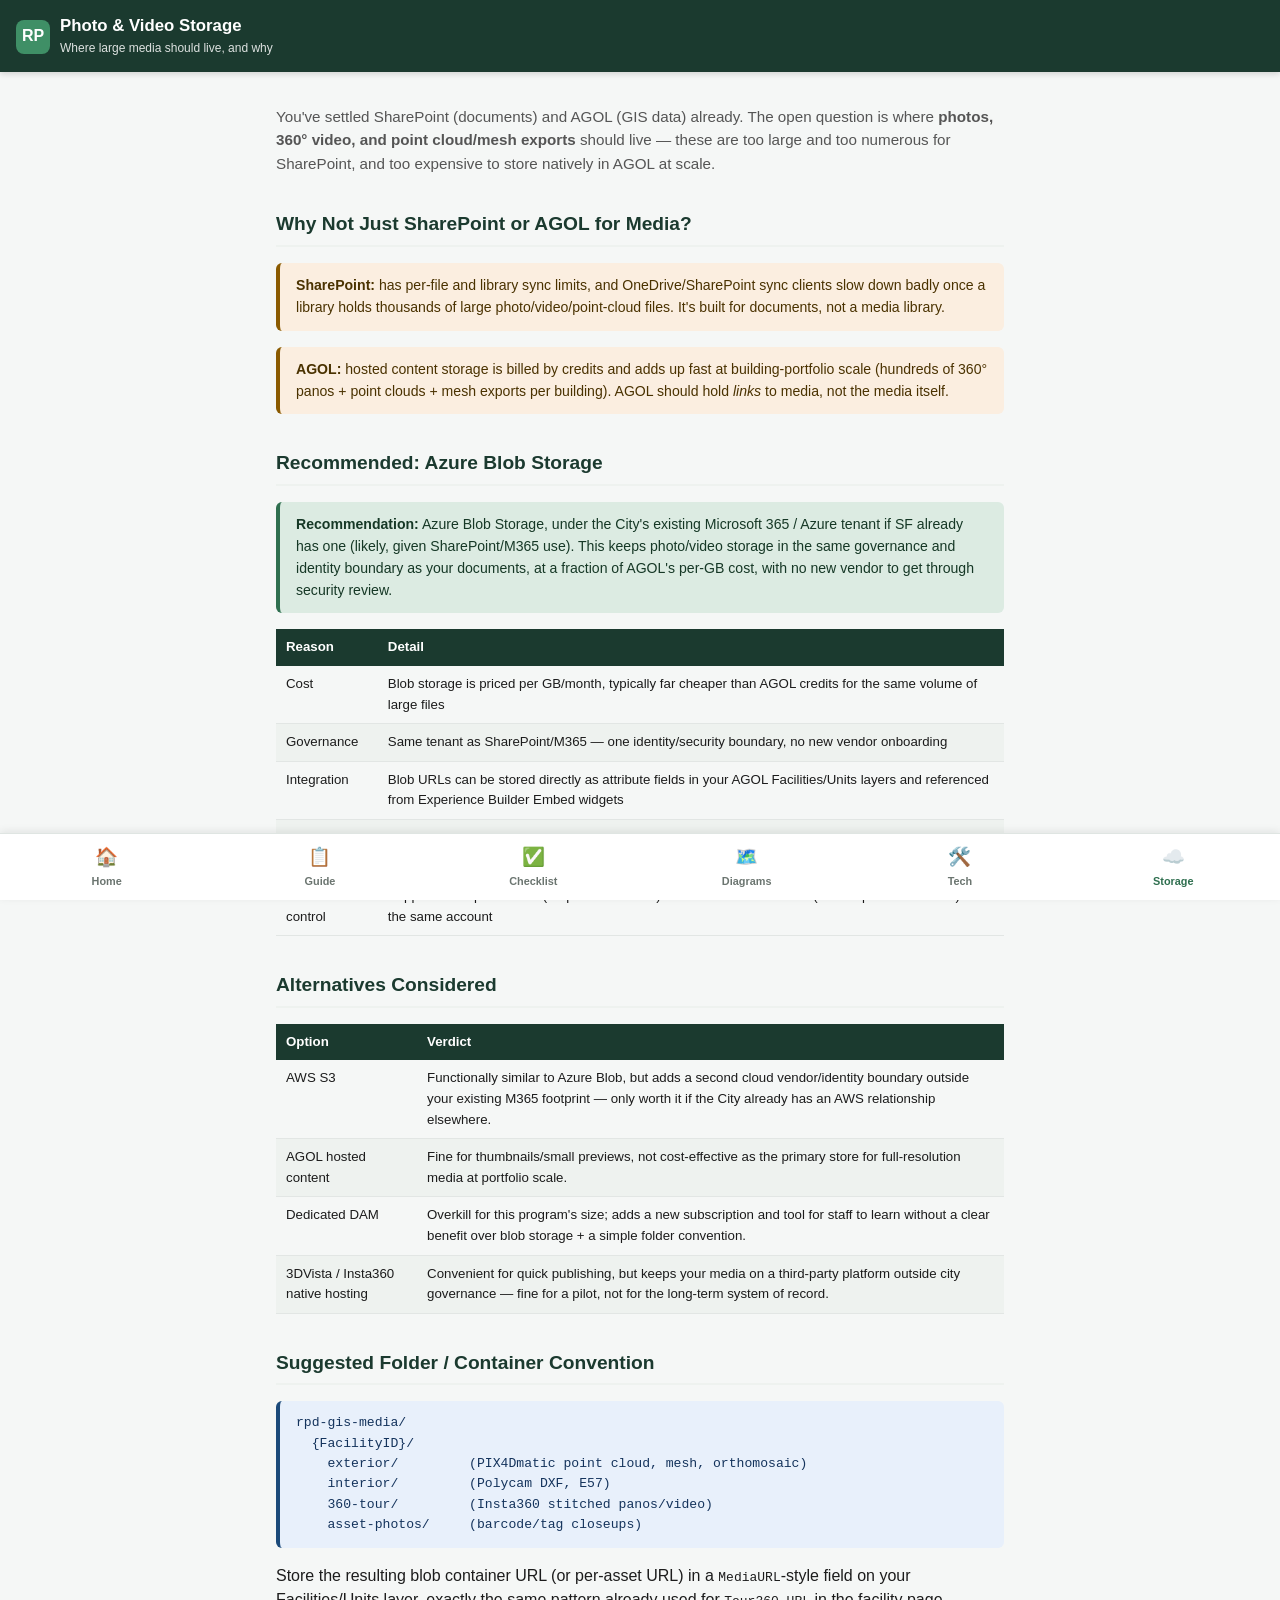
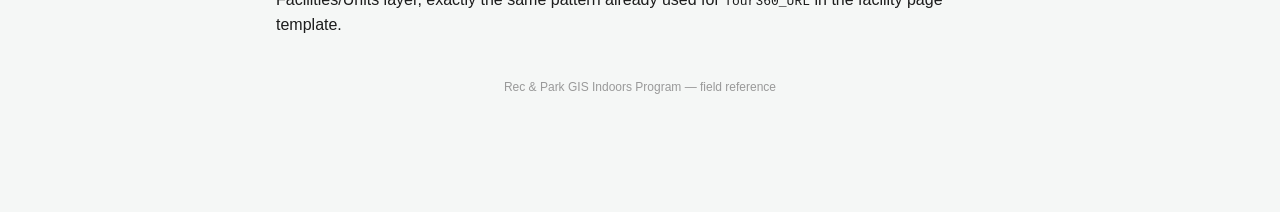
<file: field/storage.html>
<!DOCTYPE html>
<html lang="en">
<head>
<meta charset="UTF-8">
<meta name="viewport" content="width=device-width, initial-scale=1.0">
<title>Storage Plan | GIS Indoors</title>
<link rel="stylesheet" href="styles.css">
</head>
<body>
<header class="top">
  <div class="brand">
    <div class="brand-mark">RP</div>
    <div><h1>Photo & Video Storage</h1><p class="sub">Where large media should live, and why</p></div>
  </div>
</header>
<div class="wrap">
<p class="lede">You've settled SharePoint (documents) and AGOL (GIS data) already. The open question is where <strong>photos, 360° video, and point cloud/mesh exports</strong> should live — these are too large and too numerous for SharePoint, and too expensive to store natively in AGOL at scale.</p>
<h2>Why Not Just SharePoint or AGOL for Media?</h2>
<div class="note"><strong>SharePoint:</strong> has per-file and library sync limits, and OneDrive/SharePoint sync clients slow down badly once a library holds thousands of large photo/video/point-cloud files. It's built for documents, not a media library.</div>
<div class="note"><strong>AGOL:</strong> hosted content storage is billed by credits and adds up fast at building-portfolio scale (hundreds of 360° panos + point clouds + mesh exports per building). AGOL should hold <em>links</em> to media, not the media itself.</div>
<h2>Recommended: Azure Blob Storage</h2>
<div class="note good"><strong>Recommendation:</strong> Azure Blob Storage, under the City's existing Microsoft 365 / Azure tenant if SF already has one (likely, given SharePoint/M365 use). This keeps photo/video storage in the same governance and identity boundary as your documents, at a fraction of AGOL's per-GB cost, with no new vendor to get through security review.</div>
<table>
<thead><tr><th>Reason</th><th>Detail</th></tr></thead>
<tbody>
<tr><td data-label="Reason">Cost</td><td data-label="Detail">Blob storage is priced per GB/month, typically far cheaper than AGOL credits for the same volume of large files</td></tr>
<tr><td data-label="Reason">Governance</td><td data-label="Detail">Same tenant as SharePoint/M365 — one identity/security boundary, no new vendor onboarding</td></tr>
<tr><td data-label="Reason">Integration</td><td data-label="Detail">Blob URLs can be stored directly as attribute fields in your AGOL Facilities/Units layers and referenced from Experience Builder Embed widgets</td></tr>
<tr><td data-label="Reason">Scalability</td><td data-label="Detail">Handles thousands of large files (360° panos, point clouds, mesh exports) without the sync/performance issues SharePoint has at that scale</td></tr>
<tr><td data-label="Reason">Access control</td><td data-label="Detail">Supports both public read (for published tours) and restricted containers (for raw point cloud data) in the same account</td></tr>
</tbody>
</table>
<h2>Alternatives Considered</h2>
<table>
<thead><tr><th>Option</th><th>Verdict</th></tr></thead>
<tbody>
<tr><td data-label="Option">AWS S3</td><td data-label="Detail">Functionally similar to Azure Blob, but adds a second cloud vendor/identity boundary outside your existing M365 footprint — only worth it if the City already has an AWS relationship elsewhere.</td></tr>
<tr><td data-label="Option">AGOL hosted content</td><td data-label="Detail">Fine for thumbnails/small previews, not cost-effective as the primary store for full-resolution media at portfolio scale.</td></tr>
<tr><td data-label="Option">Dedicated DAM</td><td data-label="Detail">Overkill for this program's size; adds a new subscription and tool for staff to learn without a clear benefit over blob storage + a simple folder convention.</td></tr>
<tr><td data-label="Option">3DVista / Insta360 native hosting</td><td data-label="Detail">Convenient for quick publishing, but keeps your media on a third-party platform outside city governance — fine for a pilot, not for the long-term system of record.</td></tr>
</tbody>
</table>
<h2>Suggested Folder / Container Convention</h2>
<div class="note blue"><pre style="white-space:pre-wrap;font-size:0.82rem;margin:0;">rpd-gis-media/
  {FacilityID}/
    exterior/         (PIX4Dmatic point cloud, mesh, orthomosaic)
    interior/         (Polycam DXF, E57)
    360-tour/         (Insta360 stitched panos/video)
    asset-photos/     (barcode/tag closeups)
</pre></div>
<p>Store the resulting blob container URL (or per-asset URL) in a <code>MediaURL</code>-style field on your Facilities/Units layer, exactly the same pattern already used for <code>Tour360_URL</code> in the facility page template.</p>
<footer class="page-footer">Rec & Park GIS Indoors Program — field reference</footer>
</div>
<nav class="bottom">
  <a href="index.html"><span class="ic">🏠</span>Home</a>
  <a href="guide.html"><span class="ic">📋</span>Guide</a>
  <a href="checklists.html"><span class="ic">✅</span>Checklist</a>
  <a href="diagrams.html"><span class="ic">🗺️</span>Diagrams</a>
  <a href="tech-stack.html"><span class="ic">🛠️</span>Tech</a>
  <a href="storage.html" class="active"><span class="ic">☁️</span>Storage</a>
</nav>
</body>
</html>
</file>
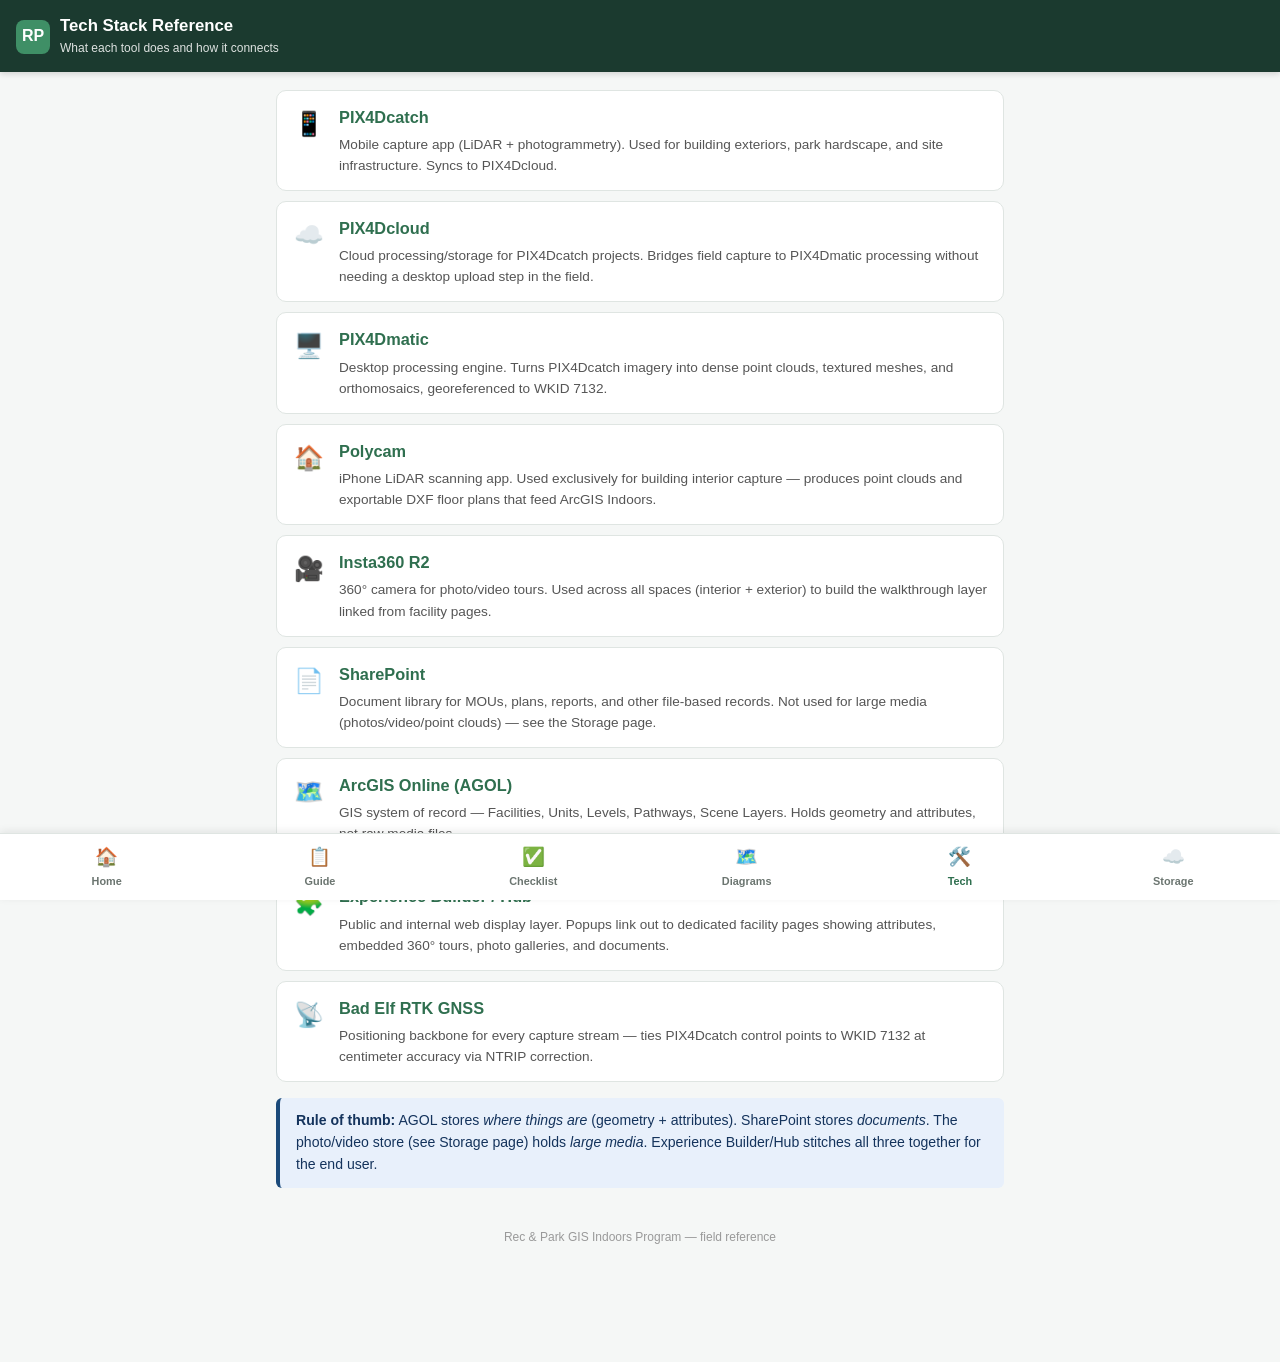
<file: field/tech-stack.html>
<!DOCTYPE html>
<html lang="en">
<head>
<meta charset="UTF-8">
<meta name="viewport" content="width=device-width, initial-scale=1.0">
<title>Tech Stack | GIS Indoors</title>
<link rel="stylesheet" href="styles.css">
</head>
<body>
<header class="top">
  <div class="brand">
    <div class="brand-mark">RP</div>
    <div><h1>Tech Stack Reference</h1><p class="sub">What each tool does and how it connects</p></div>
  </div>
</header>
<div class="wrap">
<div class="tech-tile"><div class="ic">📱</div><div><h3>PIX4Dcatch</h3><p>Mobile capture app (LiDAR + photogrammetry). Used for building exteriors, park hardscape, and site infrastructure. Syncs to PIX4Dcloud.</p></div></div>
<div class="tech-tile"><div class="ic">☁️</div><div><h3>PIX4Dcloud</h3><p>Cloud processing/storage for PIX4Dcatch projects. Bridges field capture to PIX4Dmatic processing without needing a desktop upload step in the field.</p></div></div>
<div class="tech-tile"><div class="ic">🖥️</div><div><h3>PIX4Dmatic</h3><p>Desktop processing engine. Turns PIX4Dcatch imagery into dense point clouds, textured meshes, and orthomosaics, georeferenced to WKID 7132.</p></div></div>
<div class="tech-tile"><div class="ic">🏠</div><div><h3>Polycam</h3><p>iPhone LiDAR scanning app. Used exclusively for building interior capture — produces point clouds and exportable DXF floor plans that feed ArcGIS Indoors.</p></div></div>
<div class="tech-tile"><div class="ic">🎥</div><div><h3>Insta360 R2</h3><p>360° camera for photo/video tours. Used across all spaces (interior + exterior) to build the walkthrough layer linked from facility pages.</p></div></div>
<div class="tech-tile"><div class="ic">📄</div><div><h3>SharePoint</h3><p>Document library for MOUs, plans, reports, and other file-based records. Not used for large media (photos/video/point clouds) — see the Storage page.</p></div></div>
<div class="tech-tile"><div class="ic">🗺️</div><div><h3>ArcGIS Online (AGOL)</h3><p>GIS system of record — Facilities, Units, Levels, Pathways, Scene Layers. Holds geometry and attributes, not raw media files.</p></div></div>
<div class="tech-tile"><div class="ic">🧩</div><div><h3>Experience Builder / Hub</h3><p>Public and internal web display layer. Popups link out to dedicated facility pages showing attributes, embedded 360° tours, photo galleries, and documents.</p></div></div>
<div class="tech-tile"><div class="ic">📡</div><div><h3>Bad Elf RTK GNSS</h3><p>Positioning backbone for every capture stream — ties PIX4Dcatch control points to WKID 7132 at centimeter accuracy via NTRIP correction.</p></div></div>
<div class="note blue">
<strong>Rule of thumb:</strong> AGOL stores <em>where things are</em> (geometry + attributes). SharePoint stores <em>documents</em>. The photo/video store (see Storage page) holds <em>large media</em>. Experience Builder/Hub stitches all three together for the end user.
</div>
<footer class="page-footer">Rec & Park GIS Indoors Program — field reference</footer>
</div>
<nav class="bottom">
  <a href="index.html"><span class="ic">🏠</span>Home</a>
  <a href="guide.html"><span class="ic">📋</span>Guide</a>
  <a href="checklists.html"><span class="ic">✅</span>Checklist</a>
  <a href="diagrams.html"><span class="ic">🗺️</span>Diagrams</a>
  <a href="tech-stack.html" class="active"><span class="ic">🛠️</span>Tech</a>
  <a href="storage.html"><span class="ic">☁️</span>Storage</a>
</nav>
</body>
</html>
</file>
<file: field/styles.css>
:root {
  --green: #1b3a2f; --green2: #2f6f4f; --green3: #3f8f66; --light: #eef2ef; --grey: #555;
  --amber-bg: #fbeee0; --amber: #8a5a00; --blue-bg: #e8f0fb; --blue: #1b4a7a;
  --danger-bg: #fbe7e7; --danger: #a4222b;
}
* { box-sizing: border-box; }
html, body { margin: 0; }
body {
  font-family: -apple-system, "Segoe UI", Roboto, Arial, Helvetica, sans-serif;
  background: #f5f7f6; color: #1c1c1c; line-height: 1.55;
  padding-bottom: 76px;
}
.wrap { max-width: 760px; margin: 0 auto; padding: 18px 16px 40px; }
a { color: var(--green2); }
header.top {
  background: var(--green); color: white; padding: 16px 16px 14px;
  position: sticky; top: 0; z-index: 20; box-shadow: 0 2px 6px rgba(0,0,0,0.15);
}
header.top .brand { display: flex; align-items: center; gap: 10px; }
header.top .brand-mark {
  width: 34px; height: 34px; border-radius: 8px; background: var(--green3);
  display: flex; align-items: center; justify-content: center; font-weight: 800; font-size: 1rem;
}
header.top h1 { margin: 0; font-size: 1.05rem; line-height: 1.25; }
header.top p.sub { margin: 2px 0 0; font-size: 0.75rem; opacity: 0.85; }
nav.bottom {
  position: fixed; bottom: 0; left: 0; right: 0; z-index: 30;
  display: flex; background: white; border-top: 1px solid #dfe5e2;
  box-shadow: 0 -2px 8px rgba(0,0,0,0.08);
}
nav.bottom a {
  flex: 1; text-align: center; padding: 9px 2px 10px; text-decoration: none;
  color: #6b7570; font-size: 0.68rem; font-weight: 600;
}
nav.bottom a .ic { display: block; font-size: 1.15rem; margin-bottom: 2px; }
nav.bottom a.active { color: var(--green2); }
nav.bottom a.active .ic { color: var(--green2); }
h2 { color: var(--green); font-size: 1.2rem; border-bottom: 2px solid var(--light); padding-bottom: 6px; margin-top: 34px; }
h3 { color: var(--green2); font-size: 1.02rem; margin-top: 22px; }
p.lede { color: var(--grey); font-size: 0.95rem; }
.card-grid { display: grid; grid-template-columns: 1fr; gap: 12px; margin-top: 16px; }
@media (min-width: 480px) { .card-grid { grid-template-columns: 1fr 1fr; } }
.card {
  background: white; border: 1px solid #dfe5e2; border-radius: 12px; padding: 16px;
  text-decoration: none; color: inherit; display: block;
  box-shadow: 0 1px 4px rgba(0,0,0,0.05);
}
.card .ic { font-size: 1.6rem; }
.card h3 { margin: 8px 0 4px; color: var(--green); }
.card p { margin: 0; font-size: 0.85rem; color: var(--grey); }
.checklist { list-style: none; padding: 0; margin: 10px 0 24px; }
.checklist li {
  display: flex; align-items: flex-start; gap: 10px; padding: 10px 12px; margin-bottom: 6px;
  background: white; border: 1px solid #dfe5e2; border-radius: 8px; font-size: 0.92rem;
}
.checklist input[type="checkbox"] { width: 20px; height: 20px; margin-top: 1px; flex-shrink: 0; accent-color: var(--green2); }
.checklist li.checked-style { text-decoration: line-through; opacity: 0.55; }
.phase-header {
  background: var(--green); color: white; padding: 10px 14px; border-radius: 8px 8px 0 0;
  font-weight: 700; font-size: 0.9rem; margin-top: 26px;
}
.phase-block { border: 1px solid var(--green); border-top: none; border-radius: 0 0 8px 8px; padding: 10px; background: #fafcfb; }
.progress-bar { height: 8px; background: var(--light); border-radius: 999px; overflow: hidden; margin: 6px 0 18px; }
.progress-bar > div { height: 100%; background: var(--green3); width: 0%; transition: width 0.2s; }
.reset-btn {
  display: inline-block; background: var(--danger-bg); color: var(--danger); border: 1px solid #f0c8c8;
  padding: 8px 14px; border-radius: 6px; font-size: 0.8rem; font-weight: 600; text-decoration: none; margin: 10px 0 0;
}
.badge { display: inline-block; background: var(--green2); color: white; border-radius: 999px; padding: 2px 10px; font-size: 0.72rem; font-weight: 600; }
.badge-amber { background: var(--amber); }
.badge-blue { background: var(--blue); }
.note { background: var(--amber-bg); border-left: 4px solid var(--amber); padding: 12px 16px; border-radius: 6px; font-size: 0.88rem; color: #4a3200; margin: 16px 0; }
.note.blue { background: var(--blue-bg); border-left-color: var(--blue); color: #14335c; }
.note.good { background: #dcebe2; border-left-color: var(--green2); color: #163826; }
table { width: 100%; border-collapse: collapse; margin: 14px 0; font-size: 0.83rem; }
thead th { background: var(--green); color: white; text-align: left; padding: 8px 10px; }
tbody td { padding: 8px 10px; border-bottom: 1px solid #e2e6e4; vertical-align: top; }
tbody tr:nth-child(even) { background: var(--light); }
@media (max-width: 600px) {
  table, thead, tbody, th, td, tr { display: block; }
  thead tr { position: absolute; top: -9999px; left: -9999px; }
  tbody tr { margin-bottom: 10px; border: 1px solid #e2e6e4; border-radius: 8px; overflow: hidden; }
  tbody td:before { content: attr(data-label); font-weight: 700; color: var(--green); display: block; font-size: 0.68rem; text-transform: uppercase; margin-bottom: 2px; }
}
.diagram-card { background: white; border: 1px solid #dfe5e2; border-radius: 10px; padding: 14px; margin: 18px 0; overflow-x: auto; }
.diagram-card svg { max-width: 100%; height: auto; display: block; margin: 0 auto; }
.diagram-caption { font-size: 0.8rem; color: var(--grey); text-align: center; margin-top: 8px; }
.tech-tile { display: flex; gap: 12px; background: white; border: 1px solid #dfe5e2; border-radius: 10px; padding: 14px; margin-bottom: 10px; }
.tech-tile .ic { font-size: 1.5rem; width: 36px; text-align: center; flex-shrink: 0; }
.tech-tile h3 { margin: 0 0 4px; }
.tech-tile p { margin: 0; font-size: 0.85rem; color: var(--grey); }
footer.page-footer { margin-top: 40px; font-size: 0.75rem; color: #999; text-align: center; }
@media print {
  nav.bottom, header.top { display: none !important; }
  body { padding-bottom: 0; background: white; }
  .checklist li { border: 1px solid #999; }
}
</file>
